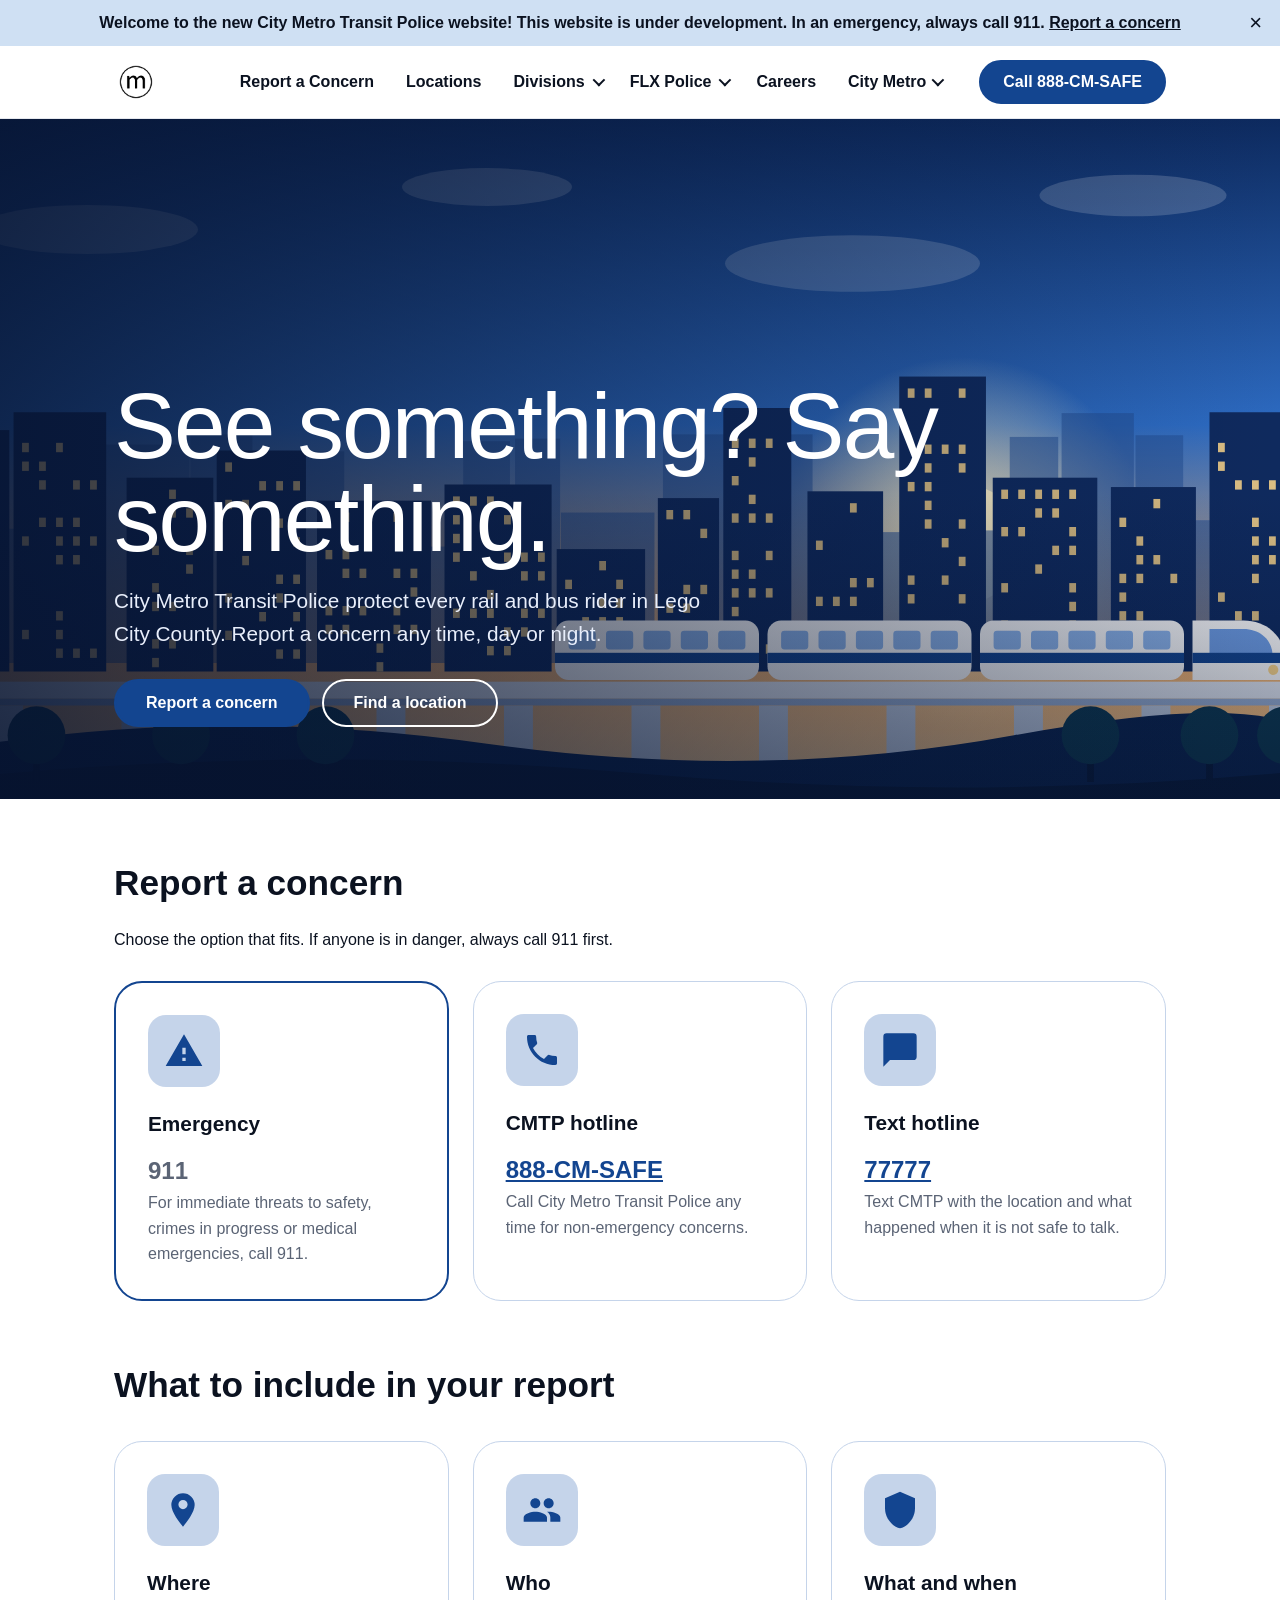
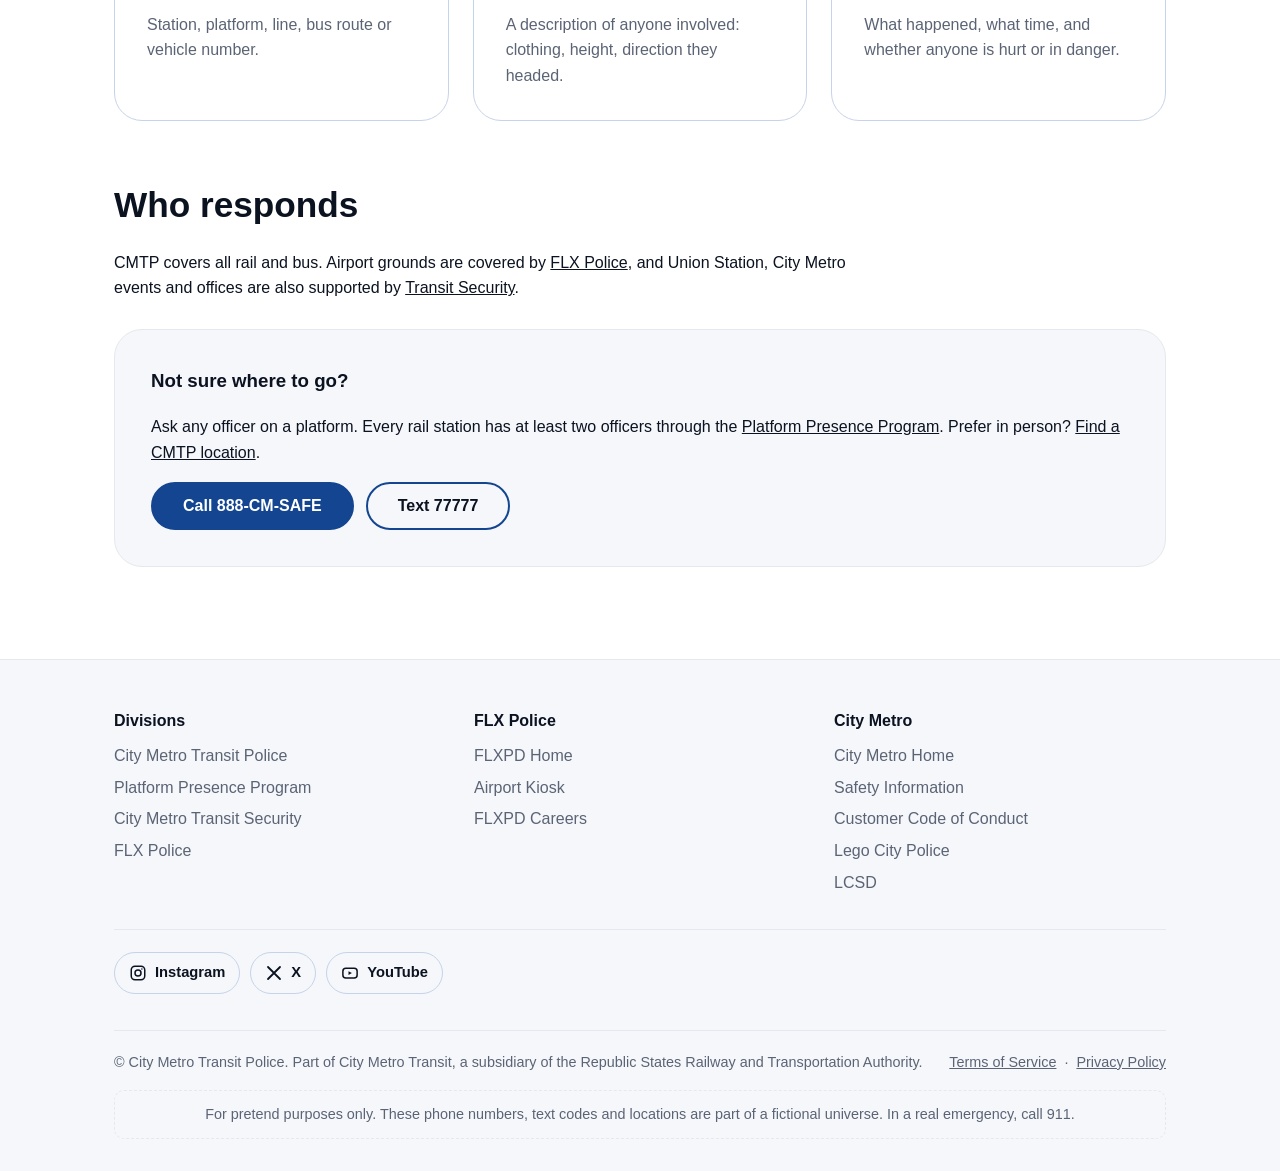
<file: index.html>
<!DOCTYPE html>
<html lang="en"><head>
<meta charset="utf-8"><meta name="viewport" content="width=device-width,initial-scale=1">
<meta name="color-scheme" content="light dark">
<title>Report a Concern | City Metro Transit Police</title><meta name="description" content="Report a concern to City Metro Transit Police: 911 for emergencies, 888-CM-SAFE and 77777 for CMTP hotlines.">
<link rel="stylesheet" href="/styles.css?v=1">
<link rel="icon" href="/icons/police-badge.svg" type="image/svg+xml">
</head><body data-footer-note="For pretend purposes only. These phone numbers, text codes and locations are part of a fictional universe. In a real emergency, call 911.">
<div id="site-header"></div>
<main>
<section class="hero-img"><div class="container"><h1>See something? Say something.</h1><p>City Metro Transit Police protect every rail and bus rider in Lego City County. Report a concern any time, day or night.</p><div class="btn-row"><a class="btn" href="#report">Report a concern</a><a class="btn ghost" href="/locations">Find a location</a></div></div></section><div class="container">
<h2 class="h2" id="report">Report a concern</h2>
<p class="measure">Choose the option that fits. If anyone is in danger, always call 911 first.</p>
<div class="lines-grid">
<div class="line-card emergency"><div class="line-icon"><svg viewBox="0 0 24 24" aria-hidden="true"><path d="M1 21h22L12 2 1 21zm12-3h-2v-2h2v2zm0-4h-2v-4h2v4z"/></svg></div><h3>Emergency</h3><p class="big">911</p><p>For immediate threats to safety, crimes in progress or medical emergencies, call 911.</p></div>
<div class="line-card "><div class="line-icon"><svg viewBox="0 0 24 24" aria-hidden="true"><path d="M6.6 10.8c1.4 2.8 3.8 5.1 6.6 6.6l2.2-2.2c.3-.3.7-.4 1-.2 1.1.4 2.3.6 3.6.6.6 0 1 .4 1 1V20c0 .6-.4 1-1 1C10.6 21 3 13.4 3 4c0-.6.4-1 1-1h3.5c.6 0 1 .4 1 1 0 1.3.2 2.5.6 3.6.1.3 0 .7-.2 1L6.6 10.8z"/></svg></div><h3>CMTP hotline</h3><p class="big"><a href="tel:888-267-2233">888-CM-SAFE</a></p><p>Call City Metro Transit Police any time for non-emergency concerns.</p></div>
<div class="line-card "><div class="line-icon"><svg viewBox="0 0 24 24" aria-hidden="true"><path d="M20 2H4a2 2 0 0 0-2 2v18l4-4h14a2 2 0 0 0 2-2V4a2 2 0 0 0-2-2z"/></svg></div><h3>Text hotline</h3><p class="big"><a href="sms:77777">77777</a></p><p>Text CMTP with the location and what happened when it is not safe to talk.</p></div>
</div>
<h2 class="h2">What to include in your report</h2>
<div class="lines-grid">
<div class="line-card "><div class="line-icon"><svg viewBox="0 0 24 24" aria-hidden="true"><path d="M12 2a7 7 0 0 0-7 7c0 5 7 13 7 13s7-8 7-13a7 7 0 0 0-7-7zm0 9.5A2.5 2.5 0 1 1 12 6a2.5 2.5 0 0 1 0 5.5z"/></svg></div><h3>Where</h3><p>Station, platform, line, bus route or vehicle number.</p></div>
<div class="line-card "><div class="line-icon"><svg viewBox="0 0 24 24" aria-hidden="true"><path d="M16 11c1.7 0 3-1.3 3-3s-1.3-3-3-3-3 1.3-3 3 1.3 3 3 3zm-8 0c1.7 0 3-1.3 3-3S9.7 5 8 5 5 6.3 5 8s1.3 3 3 3zm0 2c-2.3 0-7 1.2-7 3.5V19h14v-2.5C15 14.2 10.3 13 8 13zm8 0c-.3 0-.6 0-1 .1 1.2.8 2 2 2 3.4V19h6v-2.5c0-2.3-4.7-3.5-7-3.5z"/></svg></div><h3>Who</h3><p>A description of anyone involved: clothing, height, direction they headed.</p></div>
<div class="line-card "><div class="line-icon"><svg viewBox="0 0 24 24" aria-hidden="true"><path d="M12 1L3 5v6c0 5.55 3.84 10.74 9 12 5.16-1.26 9-6.45 9-12V5l-9-4z"/></svg></div><h3>What and when</h3><p>What happened, what time, and whether anyone is hurt or in danger.</p></div>
</div>
<h2 class="h2">Who responds</h2>
<p class="measure">CMTP covers all rail and bus. Airport grounds are covered by <a href="/flxpd">FLX Police</a>, and Union Station, City Metro events and offices are also supported by <a href="/divisions#security">Transit Security</a>.</p>
<div class="callout"><h3>Not sure where to go?</h3><p>Ask any officer on a platform. Every rail station has at least two officers through the <a href="/divisions#ppp">Platform Presence Program</a>. Prefer in person? <a href="/locations">Find a CMTP location</a>.</p>
<div class="btn-row"><a class="btn" href="tel:888-267-2233">Call 888-CM-SAFE</a><a class="btn ghost" href="sms:77777">Text 77777</a></div></div>
<div class="end-space"></div></div>
</main>
<div id="site-footer"></div>
<script src="/site.js?v=1"></script>
</body></html>
</file>
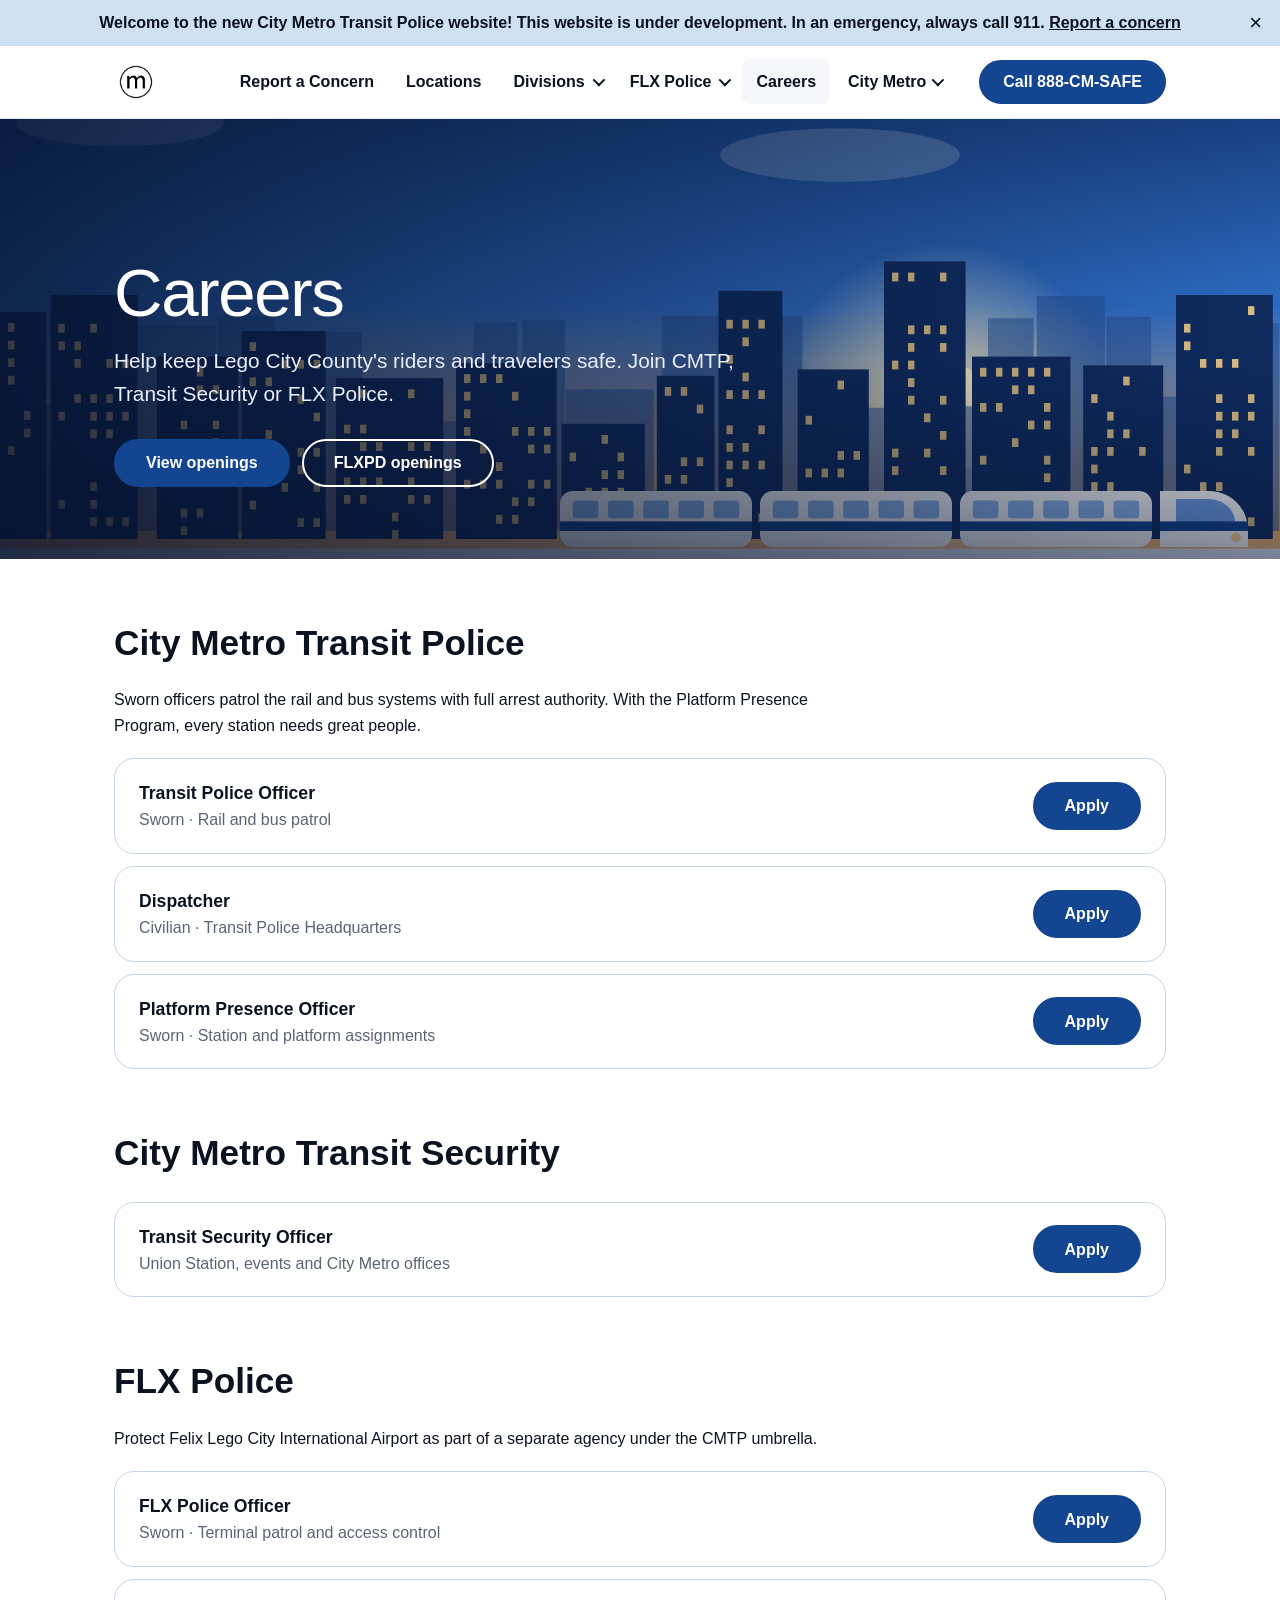
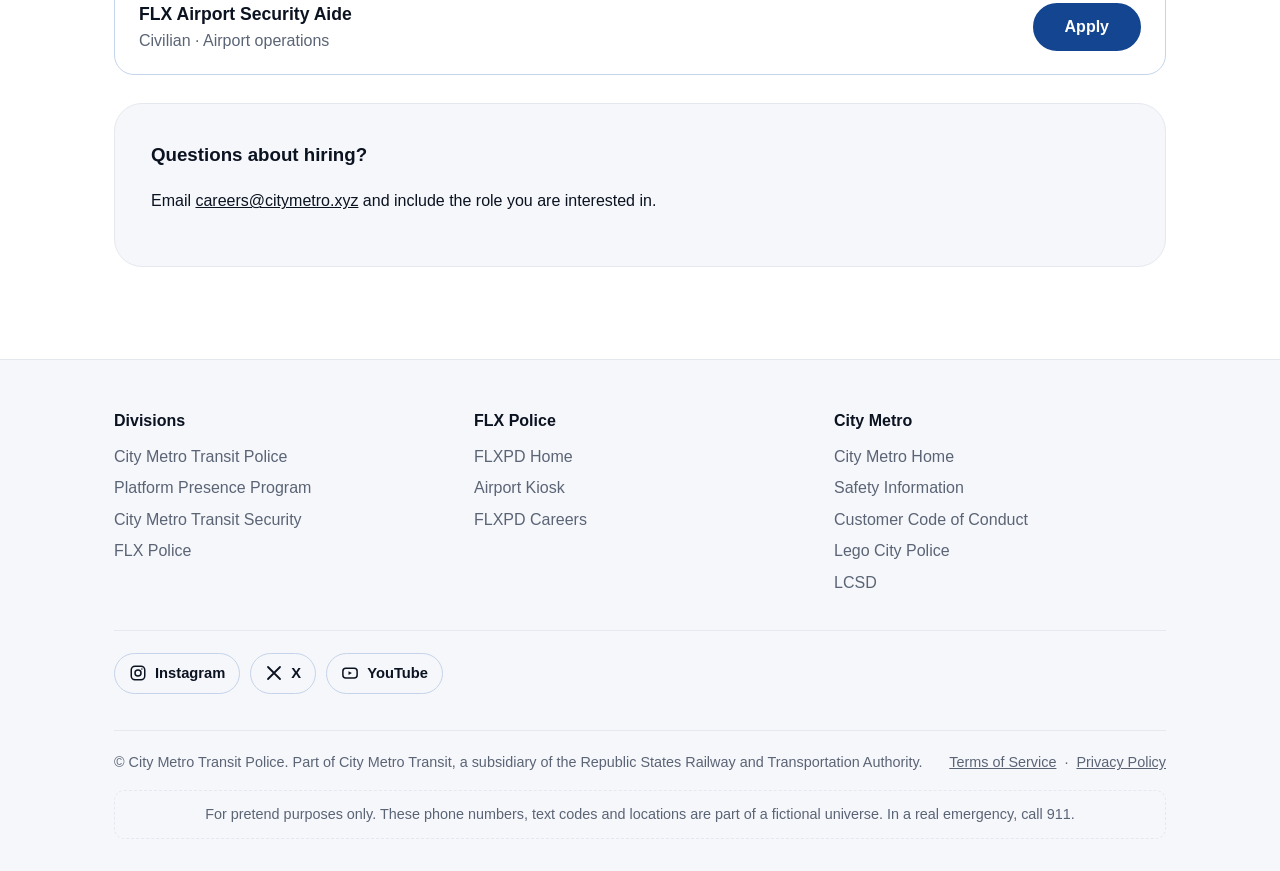
<file: careers.html>
<!DOCTYPE html>
<html lang="en"><head>
<meta charset="utf-8"><meta name="viewport" content="width=device-width,initial-scale=1">
<meta name="color-scheme" content="light dark">
<title>Careers | City Metro Transit Police</title><meta name="description" content="Join City Metro Transit Police, Transit Security or FLX Police.">
<link rel="stylesheet" href="/styles.css?v=1">
<link rel="icon" href="/icons/police-badge.svg" type="image/svg+xml">
</head><body data-footer-note="For pretend purposes only. These phone numbers, text codes and locations are part of a fictional universe. In a real emergency, call 911.">
<div id="site-header"></div>
<main>
<section class="hero-img short"><div class="container"><h1>Careers</h1><p>Help keep Lego City County's riders and travelers safe. Join CMTP, Transit Security or FLX Police.</p><div class="btn-row"><a class="btn" href="#cmtp">View openings</a><a class="btn ghost" href="#flx">FLXPD openings</a></div></div></section><div class="container">
<h2 class="h2" id="cmtp">City Metro Transit Police</h2>
<p class="measure">Sworn officers patrol the rail and bus systems with full arrest authority. With the Platform Presence Program, every station needs great people.</p>
<ul class="jobs"><li><div><strong>Transit Police Officer</strong><span>Sworn · Rail and bus patrol</span></div><a class="btn" href="mailto:careers@citymetro.xyz?subject=Transit%20Police%20Officer">Apply</a></li><li><div><strong>Dispatcher</strong><span>Civilian · Transit Police Headquarters</span></div><a class="btn" href="mailto:careers@citymetro.xyz?subject=Dispatcher">Apply</a></li><li><div><strong>Platform Presence Officer</strong><span>Sworn · Station and platform assignments</span></div><a class="btn" href="mailto:careers@citymetro.xyz?subject=Platform%20Presence%20Officer">Apply</a></li></ul>
<h2 class="h2" id="security">City Metro Transit Security</h2>
<ul class="jobs"><li><div><strong>Transit Security Officer</strong><span>Union Station, events and City Metro offices</span></div><a class="btn" href="mailto:careers@citymetro.xyz?subject=Transit%20Security%20Officer">Apply</a></li></ul>
<h2 class="h2" id="flx">FLX Police</h2>
<p class="measure">Protect Felix Lego City International Airport as part of a separate agency under the CMTP umbrella.</p>
<ul class="jobs"><li><div><strong>FLX Police Officer</strong><span>Sworn · Terminal patrol and access control</span></div><a class="btn" href="mailto:careers@citymetro.xyz?subject=FLX%20Police%20Officer">Apply</a></li><li><div><strong>FLX Airport Security Aide</strong><span>Civilian · Airport operations</span></div><a class="btn" href="mailto:careers@citymetro.xyz?subject=FLX%20Airport%20Security%20Aide">Apply</a></li></ul>
<div class="callout"><h3>Questions about hiring?</h3><p>Email <a href="mailto:careers@citymetro.xyz">careers@citymetro.xyz</a> and include the role you are interested in.</p></div>
<div class="end-space"></div></div>
</main>
<div id="site-footer"></div>
<script src="/site.js?v=1"></script>
</body></html>
</file>
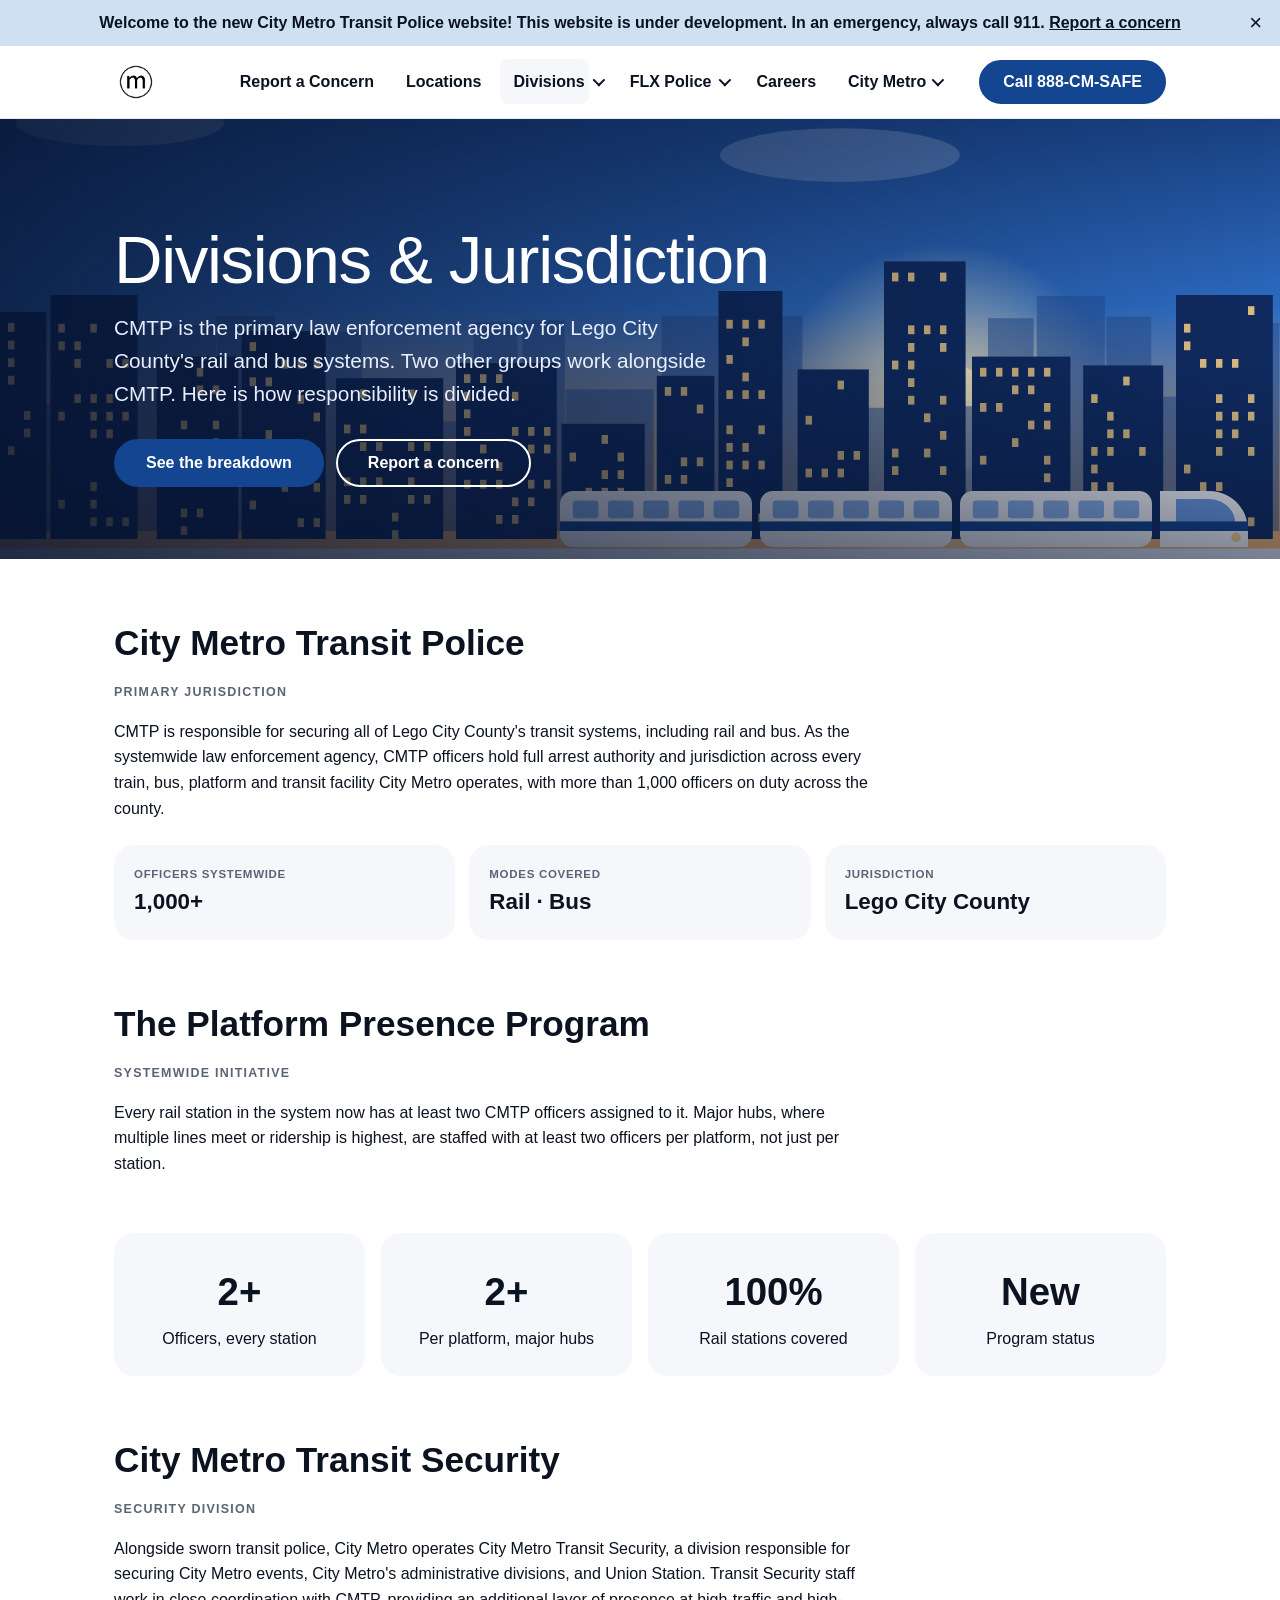
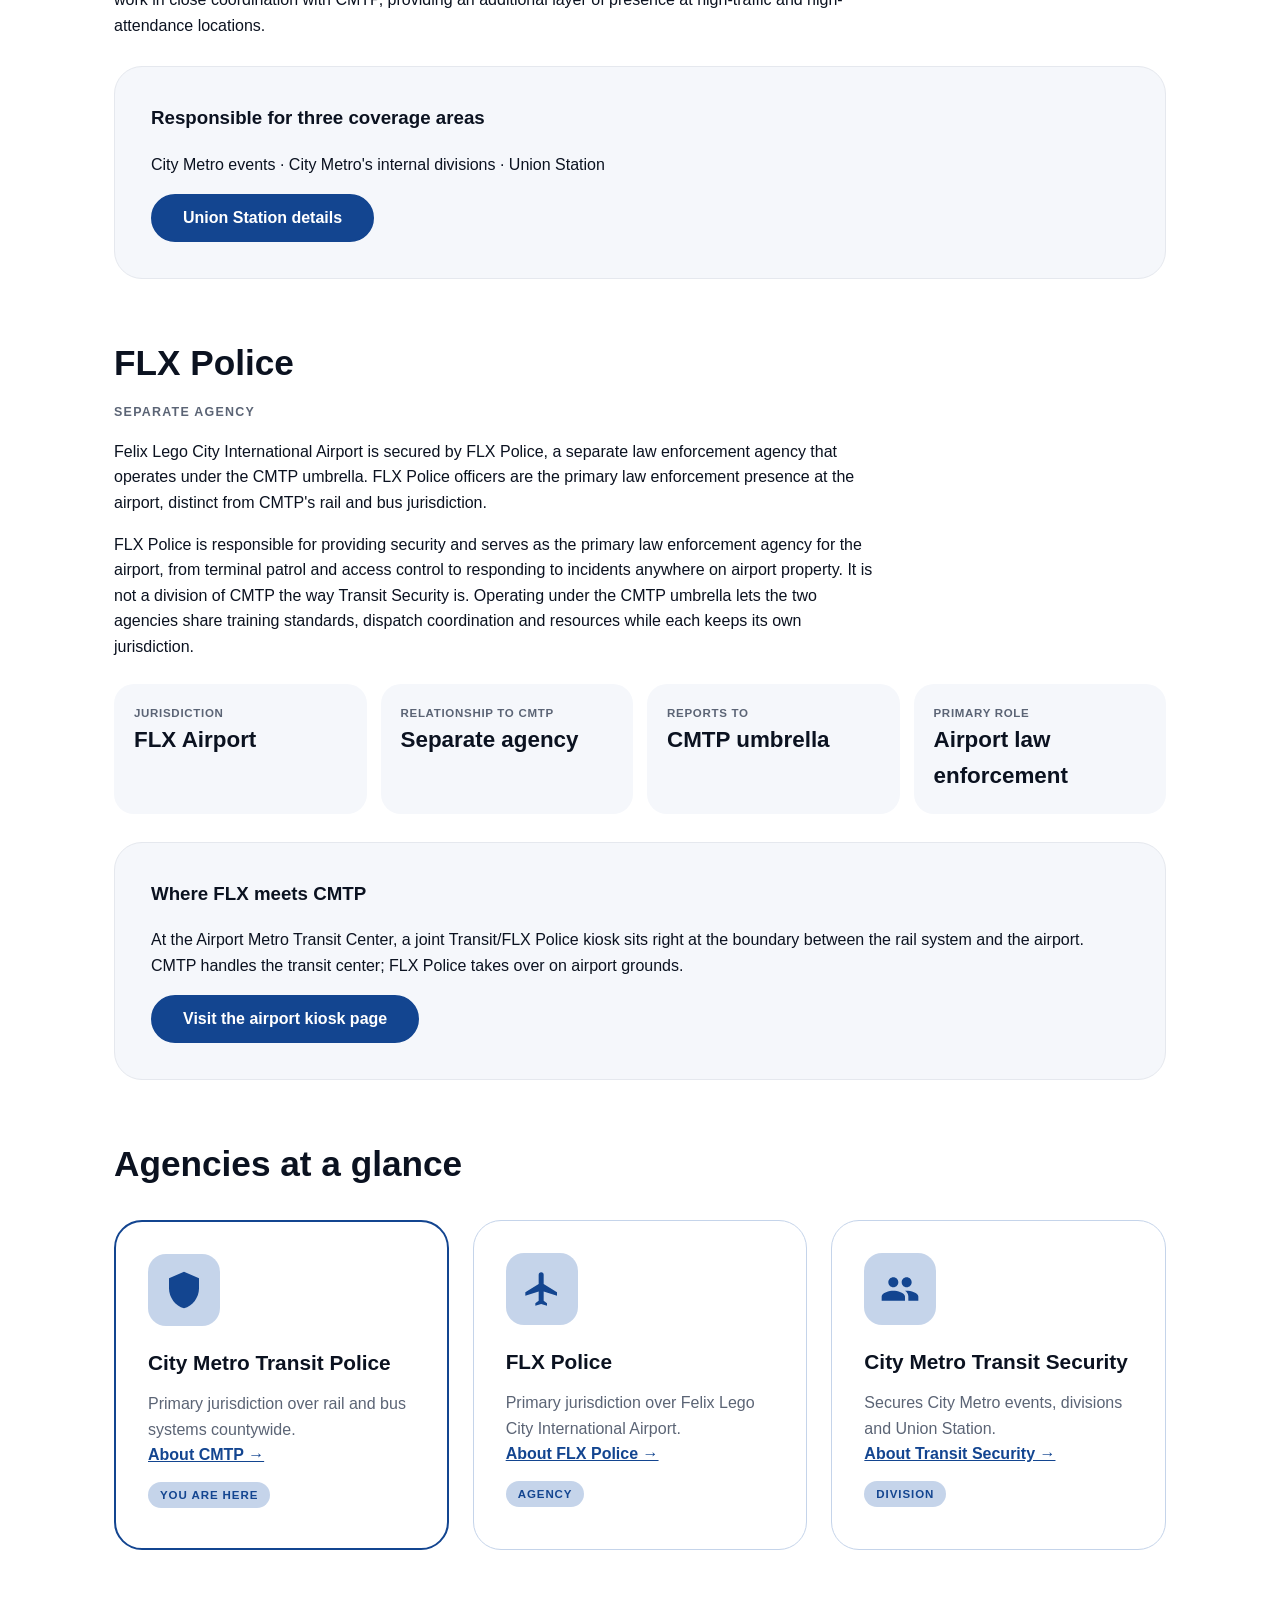
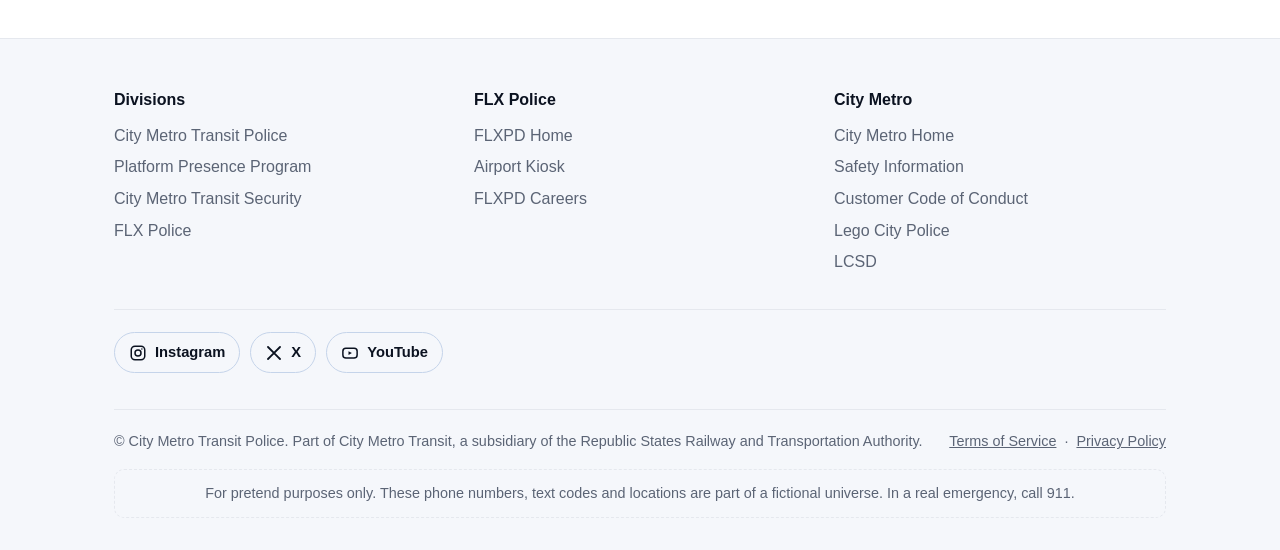
<file: divisions.html>
<!DOCTYPE html>
<html lang="en"><head>
<meta charset="utf-8"><meta name="viewport" content="width=device-width,initial-scale=1">
<meta name="color-scheme" content="light dark">
<title>Divisions & Jurisdiction | City Metro Transit Police</title><meta name="description" content="How City Metro Transit Police, Transit Security and FLX Police divide responsibility.">
<link rel="stylesheet" href="/styles.css?v=1">
<link rel="icon" href="/icons/police-badge.svg" type="image/svg+xml">
</head><body data-footer-note="For pretend purposes only. These phone numbers, text codes and locations are part of a fictional universe. In a real emergency, call 911.">
<div id="site-header"></div>
<main>
<section class="hero-img short"><div class="container"><h1>Divisions &amp; Jurisdiction</h1><p>CMTP is the primary law enforcement agency for Lego City County's rail and bus systems. Two other groups work alongside CMTP. Here is how responsibility is divided.</p><div class="btn-row"><a class="btn" href="#cmtp">See the breakdown</a><a class="btn ghost" href="/">Report a concern</a></div></div></section><div class="container">
<h2 class="h2" id="cmtp">City Metro Transit Police</h2>
<p class="eyebrow">Primary jurisdiction</p>
<p class="measure">CMTP is responsible for securing all of Lego City County's transit systems, including rail and bus. As the systemwide law enforcement agency, CMTP officers hold full arrest authority and jurisdiction across every train, bus, platform and transit facility City Metro operates, with more than 1,000 officers on duty across the county.</p>
<div class="facts"><div class="fact"><small>Officers systemwide</small><b>1,000+</b></div><div class="fact"><small>Modes covered</small><b>Rail · Bus</b></div><div class="fact"><small>Jurisdiction</small><b>Lego City County</b></div></div>
<h2 class="h2" id="ppp">The Platform Presence Program</h2>
<p class="eyebrow">Systemwide initiative</p>
<p class="measure">Every rail station in the system now has at least two CMTP officers assigned to it. Major hubs, where multiple lines meet or ridership is highest, are staffed with at least two officers per platform, not just per station.</p>
<div class="stats"><div class="stat"><div class="price">2+</div>Officers, every station</div><div class="stat"><div class="price">2+</div>Per platform, major hubs</div><div class="stat"><div class="price">100%</div>Rail stations covered</div><div class="stat"><div class="price">New</div>Program status</div></div>
<h2 class="h2" id="security">City Metro Transit Security</h2>
<p class="eyebrow">Security division</p>
<p class="measure">Alongside sworn transit police, City Metro operates City Metro Transit Security, a division responsible for securing City Metro events, City Metro's administrative divisions, and Union Station. Transit Security staff work in close coordination with CMTP, providing an additional layer of presence at high-traffic and high-attendance locations.</p>
<div class="callout"><h3>Responsible for three coverage areas</h3><p>City Metro events · City Metro's internal divisions · Union Station</p><a class="btn" href="/locations">Union Station details</a></div>
<h2 class="h2" id="flx">FLX Police</h2>
<p class="eyebrow">Separate agency</p>
<p class="measure">Felix Lego City International Airport is secured by FLX Police, a separate law enforcement agency that operates under the CMTP umbrella. FLX Police officers are the primary law enforcement presence at the airport, distinct from CMTP's rail and bus jurisdiction.</p>
<p class="measure">FLX Police is responsible for providing security and serves as the primary law enforcement agency for the airport, from terminal patrol and access control to responding to incidents anywhere on airport property. It is not a division of CMTP the way Transit Security is. Operating under the CMTP umbrella lets the two agencies share training standards, dispatch coordination and resources while each keeps its own jurisdiction.</p>
<div class="facts"><div class="fact"><small>Jurisdiction</small><b>FLX Airport</b></div><div class="fact"><small>Relationship to CMTP</small><b>Separate agency</b></div><div class="fact"><small>Reports to</small><b>CMTP umbrella</b></div><div class="fact"><small>Primary role</small><b>Airport law enforcement</b></div></div>
<div class="callout"><h3>Where FLX meets CMTP</h3><p>At the Airport Metro Transit Center, a joint Transit/FLX Police kiosk sits right at the boundary between the rail system and the airport. CMTP handles the transit center; FLX Police takes over on airport grounds.</p><a class="btn" href="/flxpd-kiosk">Visit the airport kiosk page</a></div>
<h2 class="h2">Agencies at a glance</h2>
<div class="lines-grid">
<div class="line-card you-are-here"><div class="line-icon"><svg viewBox="0 0 24 24" aria-hidden="true"><path d="M12 1L3 5v6c0 5.55 3.84 10.74 9 12 5.16-1.26 9-6.45 9-12V5l-9-4z"/></svg></div><h3>City Metro Transit Police</h3><p>Primary jurisdiction over rail and bus systems countywide.</p><p><a href="/">About CMTP →</a></p><span class=tag>You are here</span></div>
<div class="line-card "><div class="line-icon"><svg viewBox="0 0 24 24" aria-hidden="true"><path d="M21 16v-2l-8-5V3.5a1.5 1.5 0 0 0-3 0V9l-8 5v2l8-2.5V19l-2 1.5V22l3.5-1 3.5 1v-1.5L13 19v-5.5z"/></svg></div><h3>FLX Police</h3><p>Primary jurisdiction over Felix Lego City International Airport.</p><p><a href="/flxpd">About FLX Police →</a></p><span class=tag>Agency</span></div>
<div class="line-card "><div class="line-icon"><svg viewBox="0 0 24 24" aria-hidden="true"><path d="M16 11c1.7 0 3-1.3 3-3s-1.3-3-3-3-3 1.3-3 3 1.3 3 3 3zm-8 0c1.7 0 3-1.3 3-3S9.7 5 8 5 5 6.3 5 8s1.3 3 3 3zm0 2c-2.3 0-7 1.2-7 3.5V19h14v-2.5C15 14.2 10.3 13 8 13zm8 0c-.3 0-.6 0-1 .1 1.2.8 2 2 2 3.4V19h6v-2.5c0-2.3-4.7-3.5-7-3.5z"/></svg></div><h3>City Metro Transit Security</h3><p>Secures City Metro events, divisions and Union Station.</p><p><a href="#security">About Transit Security →</a></p><span class=tag>Division</span></div>
</div><div class="end-space"></div></div>
</main>
<div id="site-footer"></div>
<script src="/site.js?v=1"></script>
</body></html>
</file>
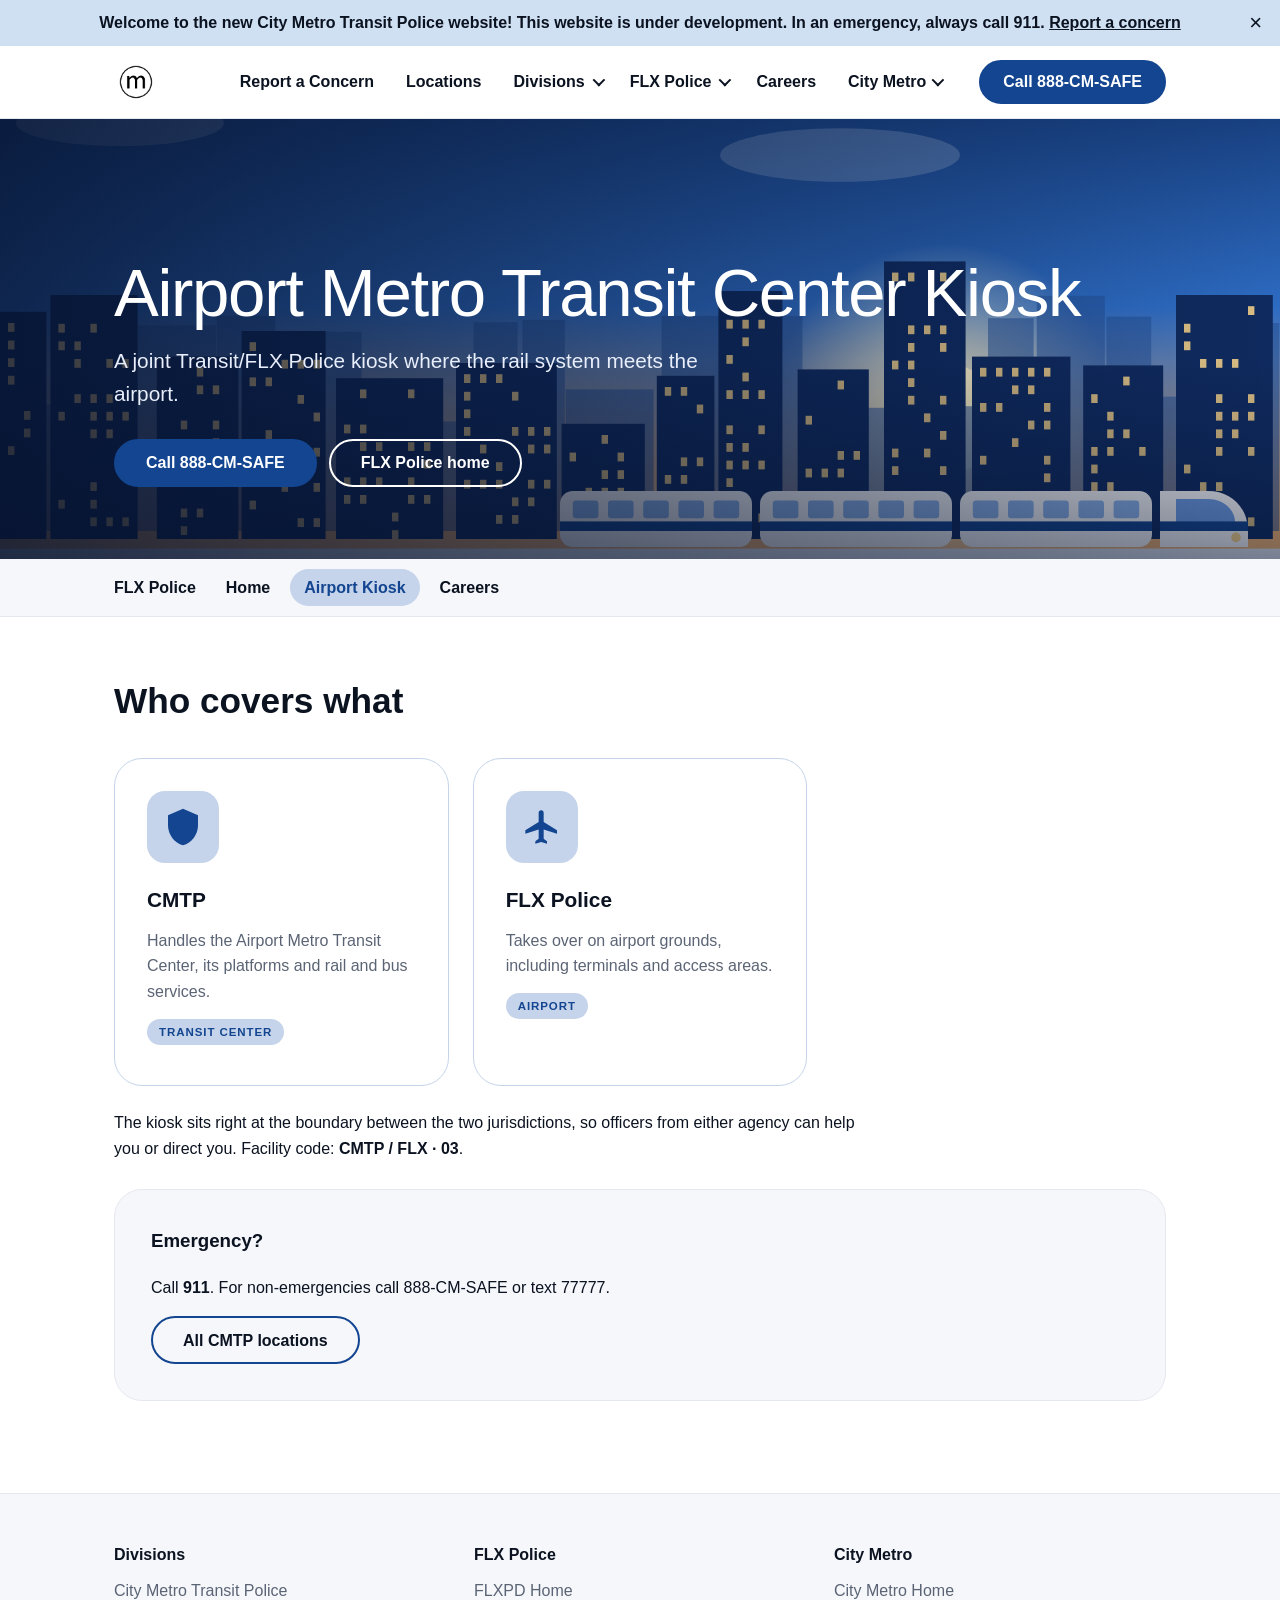
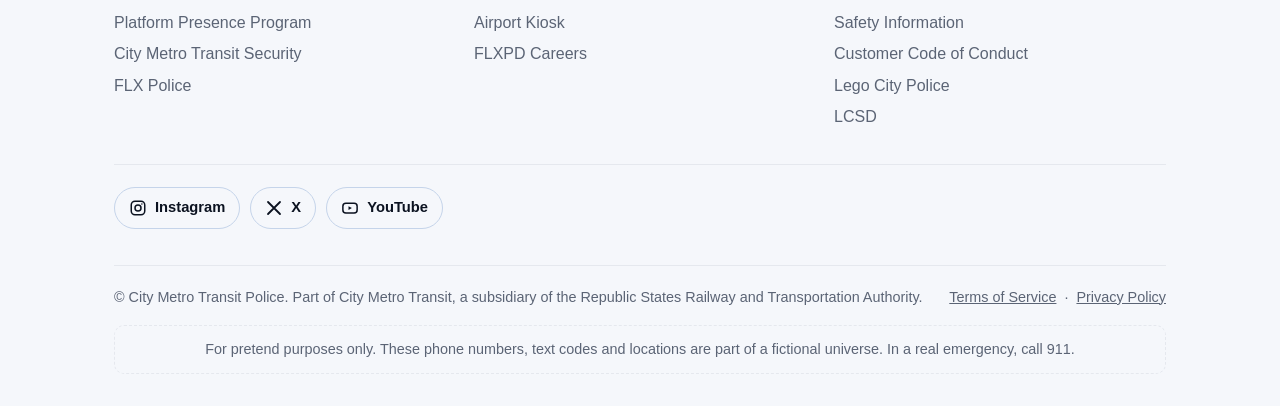
<file: flxpd-kiosk.html>
<!DOCTYPE html>
<html lang="en"><head>
<meta charset="utf-8"><meta name="viewport" content="width=device-width,initial-scale=1">
<meta name="color-scheme" content="light dark">
<title>Airport Metro Transit Center Kiosk | City Metro Transit Police</title><meta name="description" content="The joint Transit/FLX Police kiosk at the Airport Metro Transit Center.">
<link rel="stylesheet" href="/styles.css?v=1">
<link rel="icon" href="/icons/police-badge.svg" type="image/svg+xml">
</head><body data-footer-note="For pretend purposes only. These phone numbers, text codes and locations are part of a fictional universe. In a real emergency, call 911.">
<div id="site-header"></div>
<main>
<section class="hero-img short"><div class="container"><h1>Airport Metro Transit Center Kiosk</h1><p>A joint Transit/FLX Police kiosk where the rail system meets the airport.</p><div class="btn-row"><a class="btn" href="tel:888-267-2233">Call 888-CM-SAFE</a><a class="btn ghost" href="/flxpd">FLX Police home</a></div></div></section><div class="subnav"><div class="container"><strong>FLX Police</strong><a href="/flxpd" class="">Home</a><a href="/flxpd-kiosk" class="active">Airport Kiosk</a><a href="/careers#flx" class="">Careers</a></div></div><div class="container">
<h2 class="h2">Who covers what</h2>
<div class="lines-grid">
<div class="line-card "><div class="line-icon"><svg viewBox="0 0 24 24" aria-hidden="true"><path d="M12 1L3 5v6c0 5.55 3.84 10.74 9 12 5.16-1.26 9-6.45 9-12V5l-9-4z"/></svg></div><h3>CMTP</h3><p>Handles the Airport Metro Transit Center, its platforms and rail and bus services.</p><span class=tag>Transit center</span></div>
<div class="line-card "><div class="line-icon"><svg viewBox="0 0 24 24" aria-hidden="true"><path d="M21 16v-2l-8-5V3.5a1.5 1.5 0 0 0-3 0V9l-8 5v2l8-2.5V19l-2 1.5V22l3.5-1 3.5 1v-1.5L13 19v-5.5z"/></svg></div><h3>FLX Police</h3><p>Takes over on airport grounds, including terminals and access areas.</p><span class=tag>Airport</span></div>
</div>
<p class="measure">The kiosk sits right at the boundary between the two jurisdictions, so officers from either agency can help you or direct you. Facility code: <b>CMTP / FLX · 03</b>.</p>
<div class="callout"><h3>Emergency?</h3><p>Call <b>911</b>. For non-emergencies call 888-CM-SAFE or text 77777.</p><a class="btn ghost" href="/locations">All CMTP locations</a></div>
<div class="end-space"></div></div>
</main>
<div id="site-footer"></div>
<script src="/site.js?v=1"></script>
</body></html>
</file>
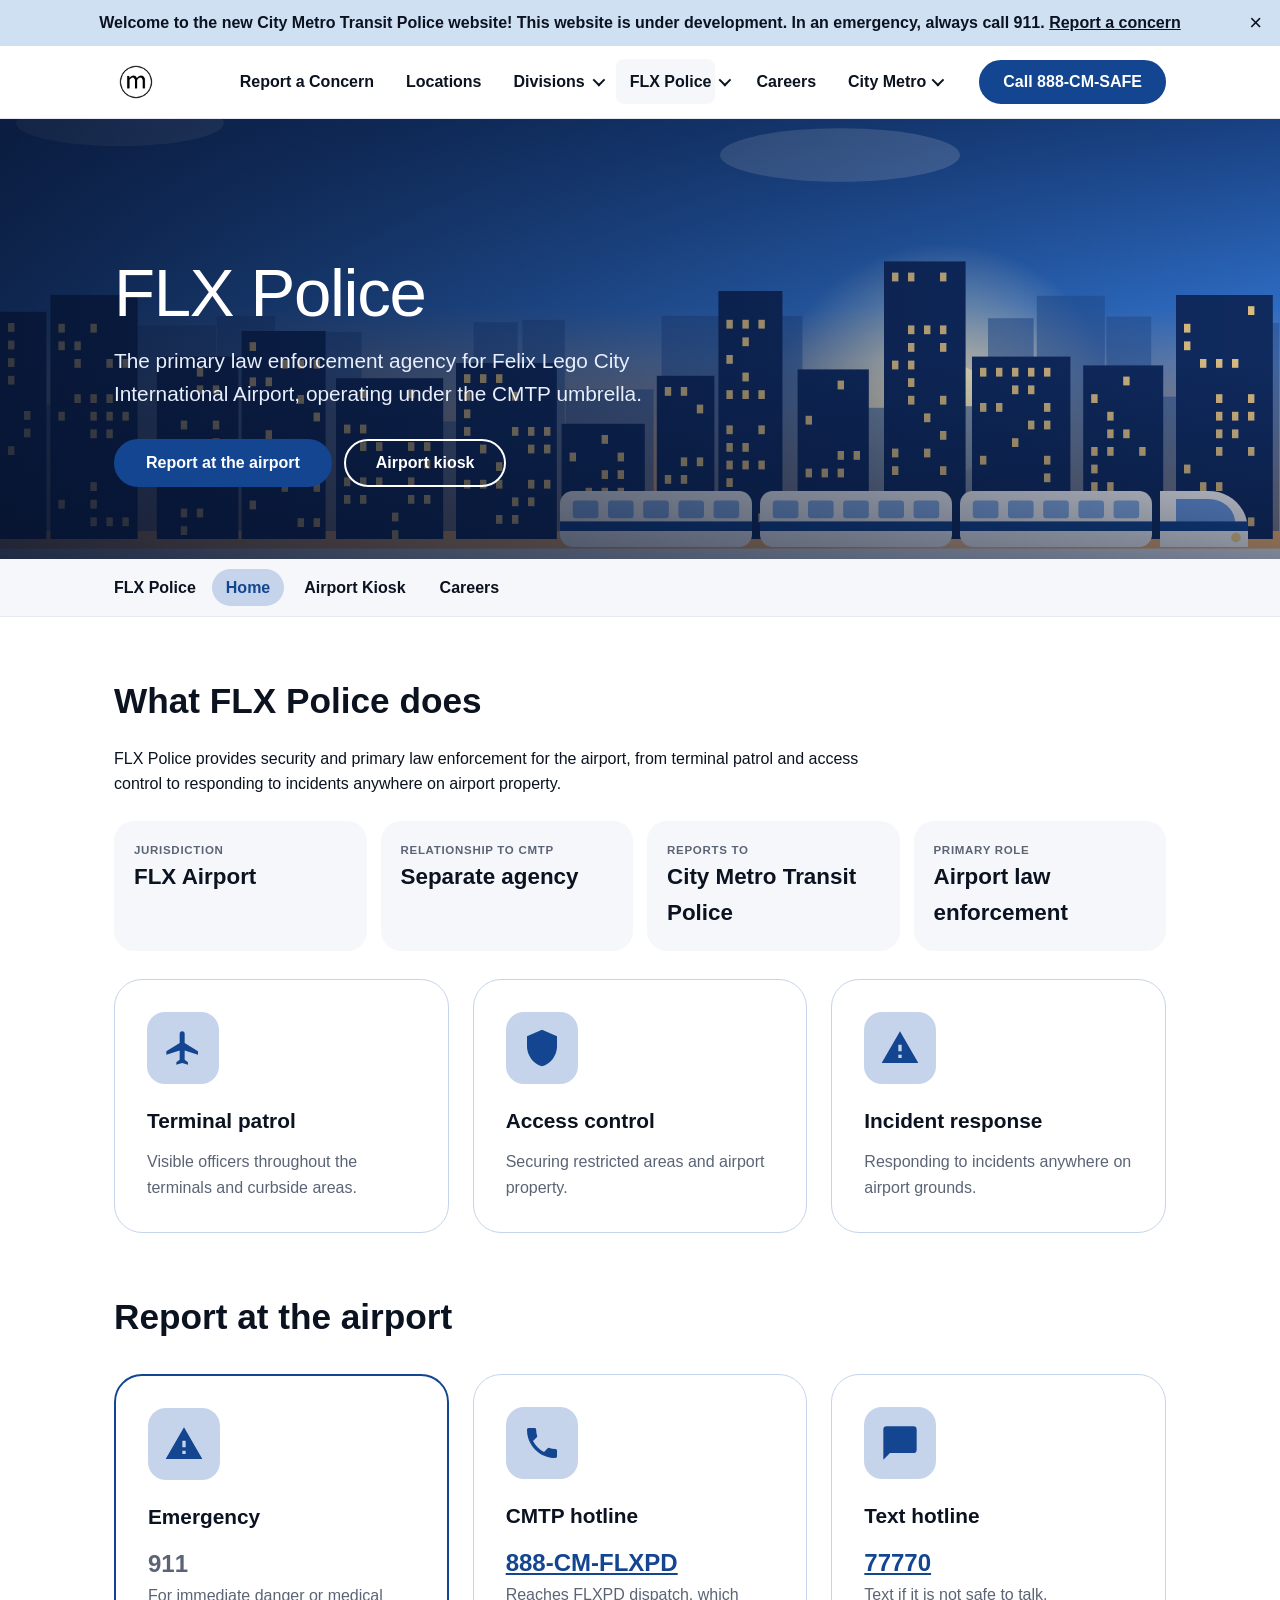
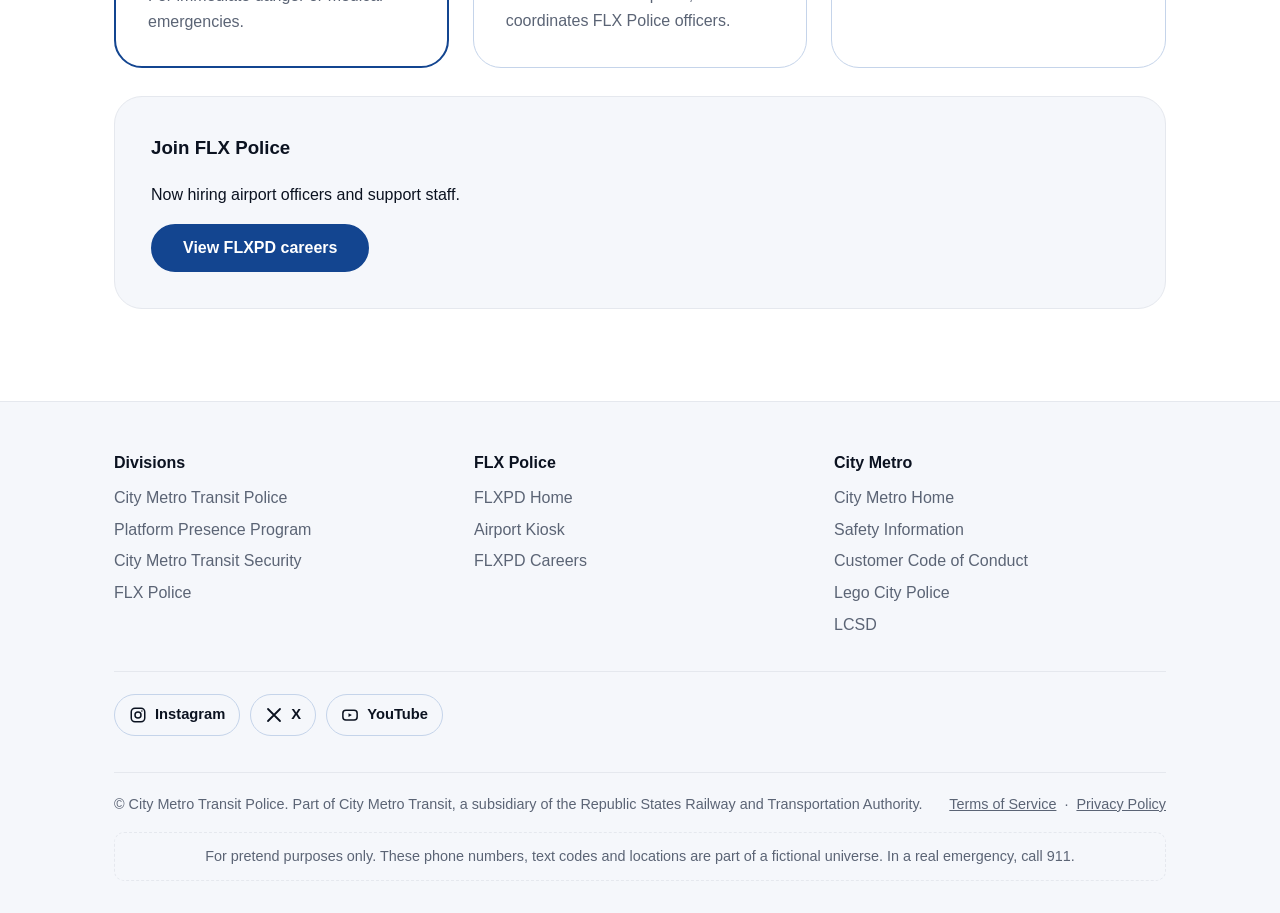
<file: flxpd.html>
<!DOCTYPE html>
<html lang="en"><head>
<meta charset="utf-8"><meta name="viewport" content="width=device-width,initial-scale=1">
<meta name="color-scheme" content="light dark">
<title>FLX Police | City Metro Transit Police</title><meta name="description" content="FLX Police is the primary law enforcement agency for Felix Lego City International Airport.">
<link rel="stylesheet" href="/styles.css?v=1">
<link rel="icon" href="/icons/police-badge.svg" type="image/svg+xml">
</head><body data-footer-note="For pretend purposes only. These phone numbers, text codes and locations are part of a fictional universe. In a real emergency, call 911.">
<div id="site-header"></div>
<main>
<section class="hero-img short"><div class="container"><h1>FLX Police</h1><p>The primary law enforcement agency for Felix Lego City International Airport, operating under the CMTP umbrella.</p><div class="btn-row"><a class="btn" href="#report">Report at the airport</a><a class="btn ghost" href="/flxpd-kiosk">Airport kiosk</a></div></div></section><div class="subnav"><div class="container"><strong>FLX Police</strong><a href="/flxpd" class="active">Home</a><a href="/flxpd-kiosk" class="">Airport Kiosk</a><a href="/careers#flx" class="">Careers</a></div></div><div class="container">
<h2 class="h2">What FLX Police does</h2>
<p class="measure">FLX Police provides security and primary law enforcement for the airport, from terminal patrol and access control to responding to incidents anywhere on airport property.</p>
<div class="facts"><div class="fact"><small>Jurisdiction</small><b>FLX Airport</b></div><div class="fact"><small>Relationship to CMTP</small><b>Separate agency</b></div><div class="fact"><small>Reports to</small><b>City Metro Transit Police</b></div><div class="fact"><small>Primary role</small><b>Airport law enforcement</b></div></div>
<div class="lines-grid">
<div class="line-card "><div class="line-icon"><svg viewBox="0 0 24 24" aria-hidden="true"><path d="M21 16v-2l-8-5V3.5a1.5 1.5 0 0 0-3 0V9l-8 5v2l8-2.5V19l-2 1.5V22l3.5-1 3.5 1v-1.5L13 19v-5.5z"/></svg></div><h3>Terminal patrol</h3><p>Visible officers throughout the terminals and curbside areas.</p></div>
<div class="line-card "><div class="line-icon"><svg viewBox="0 0 24 24" aria-hidden="true"><path d="M12 1L3 5v6c0 5.55 3.84 10.74 9 12 5.16-1.26 9-6.45 9-12V5l-9-4z"/></svg></div><h3>Access control</h3><p>Securing restricted areas and airport property.</p></div>
<div class="line-card "><div class="line-icon"><svg viewBox="0 0 24 24" aria-hidden="true"><path d="M1 21h22L12 2 1 21zm12-3h-2v-2h2v2zm0-4h-2v-4h2v4z"/></svg></div><h3>Incident response</h3><p>Responding to incidents anywhere on airport grounds.</p></div>
</div>
<h2 class="h2" id="report">Report at the airport</h2>
<div class="lines-grid">
<div class="line-card emergency"><div class="line-icon"><svg viewBox="0 0 24 24" aria-hidden="true"><path d="M1 21h22L12 2 1 21zm12-3h-2v-2h2v2zm0-4h-2v-4h2v4z"/></svg></div><h3>Emergency</h3><p class="big">911</p><p>For immediate danger or medical emergencies.</p></div>
<div class="line-card "><div class="line-icon"><svg viewBox="0 0 24 24" aria-hidden="true"><path d="M6.6 10.8c1.4 2.8 3.8 5.1 6.6 6.6l2.2-2.2c.3-.3.7-.4 1-.2 1.1.4 2.3.6 3.6.6.6 0 1 .4 1 1V20c0 .6-.4 1-1 1C10.6 21 3 13.4 3 4c0-.6.4-1 1-1h3.5c.6 0 1 .4 1 1 0 1.3.2 2.5.6 3.6.1.3 0 .7-.2 1L6.6 10.8z"/></svg></div><h3>CMTP hotline</h3><p class="big"><a href="tel:888-267-2233">888-CM-FLXPD</a></p><p>Reaches FLXPD dispatch, which coordinates FLX Police officers.</p></div>
<div class="line-card "><div class="line-icon"><svg viewBox="0 0 24 24" aria-hidden="true"><path d="M20 2H4a2 2 0 0 0-2 2v18l4-4h14a2 2 0 0 0 2-2V4a2 2 0 0 0-2-2z"/></svg></div><h3>Text hotline</h3><p class="big"><a href="sms:77770">77770</a></p><p>Text if it is not safe to talk.</p></div>
</div>
<div class="callout"><h3>Join FLX Police</h3><p>Now hiring airport officers and support staff.</p><a class="btn" href="/careers#flx">View FLXPD careers</a></div>
<div class="end-space"></div></div>
</main>
<div id="site-footer"></div>
<script src="/site.js?v=1"></script>
</body></html>
</file>
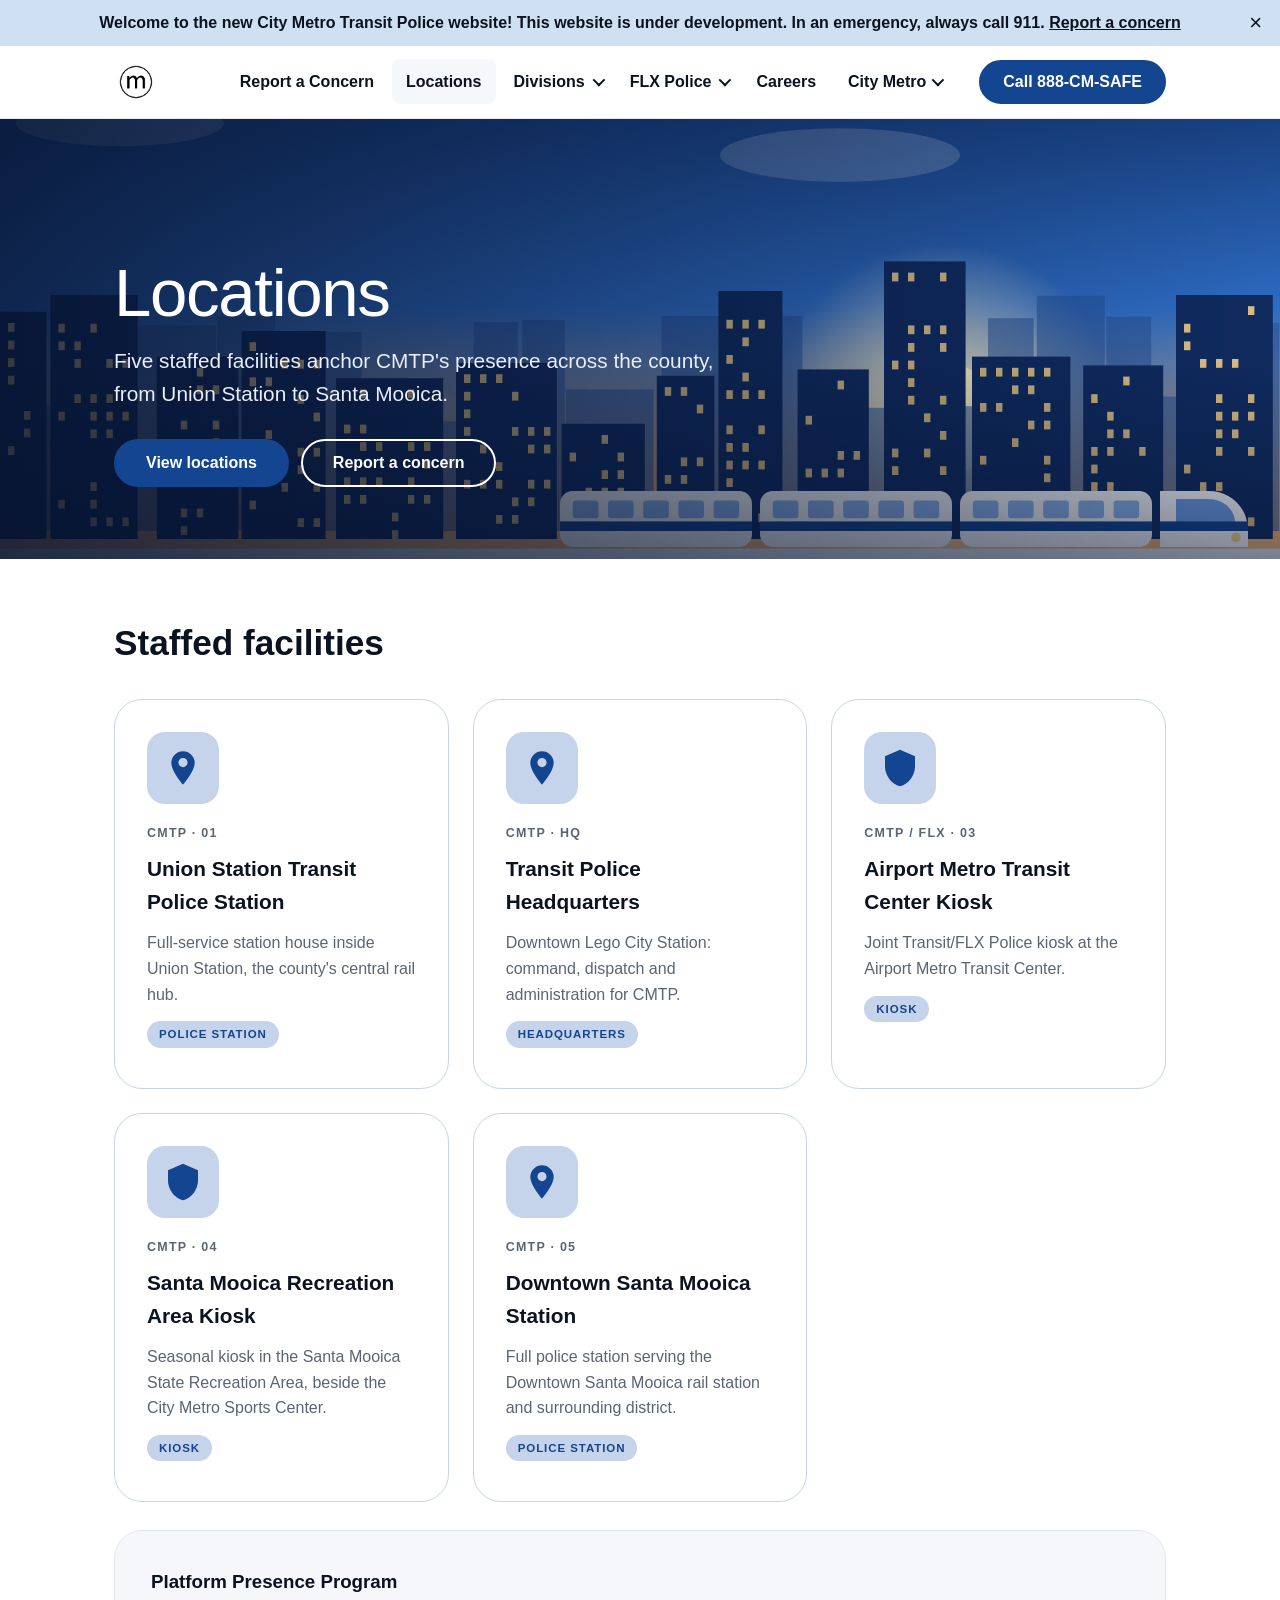
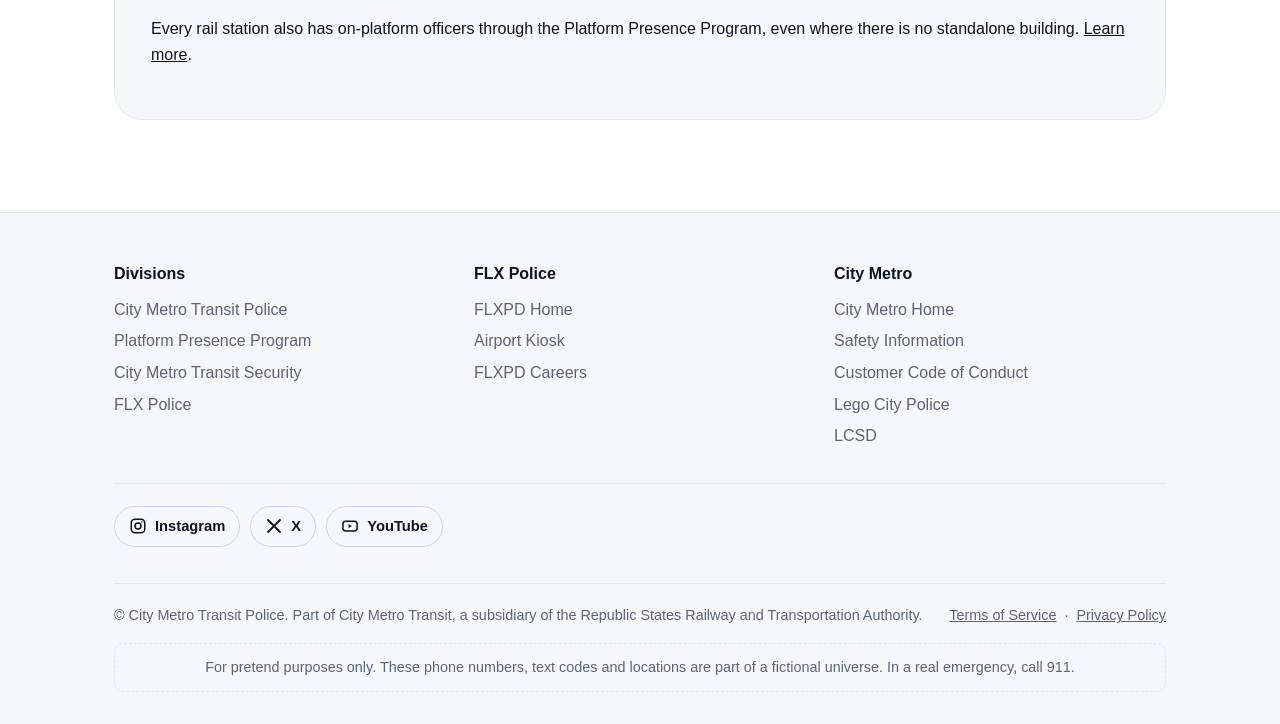
<file: locations.html>
<!DOCTYPE html>
<html lang="en"><head>
<meta charset="utf-8"><meta name="viewport" content="width=device-width,initial-scale=1">
<meta name="color-scheme" content="light dark">
<title>Locations | City Metro Transit Police</title><meta name="description" content="Five staffed City Metro Transit Police facilities across Lego City County.">
<link rel="stylesheet" href="/styles.css?v=1">
<link rel="icon" href="/icons/police-badge.svg" type="image/svg+xml">
</head><body data-footer-note="For pretend purposes only. These phone numbers, text codes and locations are part of a fictional universe. In a real emergency, call 911.">
<div id="site-header"></div>
<main>
<section class="hero-img short"><div class="container"><h1>Locations</h1><p>Five staffed facilities anchor CMTP's presence across the county, from Union Station to Santa Mooica.</p><div class="btn-row"><a class="btn" href="#list">View locations</a><a class="btn ghost" href="/">Report a concern</a></div></div></section><div class="container"><h2 class="h2" id="list">Staffed facilities</h2>
<div class="lines-grid"><div class="line-card "><div class="line-icon"><svg viewBox="0 0 24 24" aria-hidden="true"><path d="M12 2a7 7 0 0 0-7 7c0 5 7 13 7 13s7-8 7-13a7 7 0 0 0-7-7zm0 9.5A2.5 2.5 0 1 1 12 6a2.5 2.5 0 0 1 0 5.5z"/></svg></div><p class="eyebrow">CMTP · 01</p><h3>Union Station Transit Police Station</h3><p>Full-service station house inside Union Station, the county's central rail hub.</p><span class=tag>Police Station</span></div><div class="line-card "><div class="line-icon"><svg viewBox="0 0 24 24" aria-hidden="true"><path d="M12 2a7 7 0 0 0-7 7c0 5 7 13 7 13s7-8 7-13a7 7 0 0 0-7-7zm0 9.5A2.5 2.5 0 1 1 12 6a2.5 2.5 0 0 1 0 5.5z"/></svg></div><p class="eyebrow">CMTP · HQ</p><h3>Transit Police Headquarters</h3><p>Downtown Lego City Station: command, dispatch and administration for CMTP.</p><span class=tag>Headquarters</span></div><div class="line-card "><div class="line-icon"><svg viewBox="0 0 24 24" aria-hidden="true"><path d="M12 1L3 5v6c0 5.55 3.84 10.74 9 12 5.16-1.26 9-6.45 9-12V5l-9-4z"/></svg></div><p class="eyebrow">CMTP / FLX · 03</p><h3>Airport Metro Transit Center Kiosk</h3><p>Joint Transit/FLX Police kiosk at the Airport Metro Transit Center.</p><span class=tag>Kiosk</span></div><div class="line-card "><div class="line-icon"><svg viewBox="0 0 24 24" aria-hidden="true"><path d="M12 1L3 5v6c0 5.55 3.84 10.74 9 12 5.16-1.26 9-6.45 9-12V5l-9-4z"/></svg></div><p class="eyebrow">CMTP · 04</p><h3>Santa Mooica Recreation Area Kiosk</h3><p>Seasonal kiosk in the Santa Mooica State Recreation Area, beside the City Metro Sports Center.</p><span class=tag>Kiosk</span></div><div class="line-card "><div class="line-icon"><svg viewBox="0 0 24 24" aria-hidden="true"><path d="M12 2a7 7 0 0 0-7 7c0 5 7 13 7 13s7-8 7-13a7 7 0 0 0-7-7zm0 9.5A2.5 2.5 0 1 1 12 6a2.5 2.5 0 0 1 0 5.5z"/></svg></div><p class="eyebrow">CMTP · 05</p><h3>Downtown Santa Mooica Station</h3><p>Full police station serving the Downtown Santa Mooica rail station and surrounding district.</p><span class=tag>Police Station</span></div></div>
<div class="callout"><h3>Platform Presence Program</h3><p>Every rail station also has on-platform officers through the Platform Presence Program, even where there is no standalone building. <a href="/divisions#ppp">Learn more</a>.</p></div>
<div class="end-space"></div></div>
</main>
<div id="site-footer"></div>
<script src="/site.js?v=1"></script>
</body></html>
</file>
<file: styles.css>
:root{--bg:#fff;--text:#0b1220;--muted:#5b6475;--line:#e5e8ee;--card:#f5f7fb;--blue:#134590;--blue-hover:#0e3573;--btn-text:#fff;--announce-bg:#cfe0f3;--announce-text:#0b1220}
@media (prefers-color-scheme:dark){:root{--bg:#000;--text:#f2f4f8;--muted:#a3abbb;--line:#222833;--card:#11151c;--blue:#134590;--blue-hover:#1a56b0;--announce-bg:#1b2f4d;--announce-text:#f2f4f8}}
*{box-sizing:border-box}
html{color-scheme:light dark}
body{margin:0;background:var(--bg);color:var(--text);font-family:"Helvetica Neue",Helvetica,Arial,sans-serif;line-height:1.6;-webkit-font-smoothing:antialiased}
a{color:inherit}
.container{max-width:1100px;margin:0 auto;padding:0 24px}
/* announcement */
.announce{background:var(--announce-bg);color:var(--announce-text);text-align:center;padding:10px 44px;font-weight:700;position:relative}
.announce a{text-decoration:underline}
.announce button{position:absolute;right:12px;top:50%;transform:translateY(-50%);background:none;border:0;color:inherit;font-size:22px;cursor:pointer;line-height:1}
/* header */
.site-header{position:sticky;top:0;z-index:50;background:var(--bg);border-bottom:1px solid var(--line)}
.header-inner{display:flex;align-items:center;justify-content:space-between;height:72px}
.logo{display:inline-flex;width:44px;height:44px;border:2.5px solid var(--text);border-radius:50%;align-items:center;justify-content:center;font-size:28px;font-weight:700;text-decoration:none;padding-bottom:4px}
.nav-list{list-style:none;margin:0;padding:0;display:flex;gap:4px;align-items:center}
.nav-link,.dd-toggle{background:none;border:0;font:inherit;font-weight:700;color:var(--text);padding:10px 14px;cursor:pointer;text-decoration:none;display:inline-flex;align-items:center;gap:6px;border-radius:8px}
.nav-link:hover,.dd-toggle:hover,.nav-link.active{background:var(--card)}
.dd-toggle::after{content:"";width:7px;height:7px;border-right:2px solid currentColor;border-bottom:2px solid currentColor;transform:rotate(45deg) translateY(-2px)}
.has-dd{position:relative}
.dd-menu{display:none;list-style:none;margin:0;padding:8px;position:absolute;top:100%;left:0;min-width:260px;background:var(--bg);border:1px solid var(--line);border-radius:12px;box-shadow:0 10px 30px rgba(0,0,0,.15)}
.dd-menu a{display:block;padding:10px 12px;border-radius:8px;text-decoration:none}
.dd-menu a:hover{background:var(--card)}
.has-dd.open .dd-menu{display:block}
@media (hover:hover) and (min-width:901px){.has-dd:hover .dd-menu{display:block}}
.menu-btn{display:none;background:none;border:0;cursor:pointer;padding:8px}
.menu-btn span{display:block;width:28px;height:3px;background:var(--text);margin:6px 0;transition:.2s}
.menu-btn[aria-expanded=true] span:nth-child(1){transform:translateY(9px) rotate(45deg)}
.menu-btn[aria-expanded=true] span:nth-child(2){opacity:0}
.menu-btn[aria-expanded=true] span:nth-child(3){transform:translateY(-9px) rotate(-45deg)}
/* buttons */
.btn{display:inline-block;background:var(--blue);color:var(--btn-text);padding:14px 32px;border-radius:999px;font-weight:700;text-decoration:none;border:0;font:inherit;font-weight:700;cursor:pointer}
.btn:hover{background:var(--blue-hover)}
.nav-cta{margin-left:8px;padding:10px 22px}
/* content */
.hero{padding:72px 0 56px}
.hero h1{font-size:clamp(2.6rem,7vw,4.5rem);line-height:1.05;margin:0 0 20px;font-weight:400}
.hero p{font-size:1.25rem;max-width:620px;color:var(--muted);margin:0 0 28px}
.page-head{padding:56px 0 24px}
.page-head h1{font-size:clamp(2rem,5vw,3rem);margin:0 0 8px}
.page-head p{color:var(--muted);margin:0}
main{min-height:60vh}
.grid{display:grid;grid-template-columns:repeat(auto-fit,minmax(240px,1fr));gap:20px;margin:24px 0 64px}
.card{background:var(--card);border:1px solid var(--line);border-radius:16px;padding:24px}
.card h3{margin:0 0 6px}
.card p{margin:0 0 14px;color:var(--muted)}
.price{font-size:2.4rem;font-weight:700;margin:4px 0}
.prose{max-width:760px;padding-bottom:64px}
.prose h2{margin-top:36px}
/* footer */
.site-footer{border-top:1px solid var(--line);padding:48px 0 32px;background:var(--card)}
.footer-cols{display:grid;grid-template-columns:repeat(auto-fit,minmax(180px,1fr));gap:28px}
.footer-cols h4{margin:0 0 10px}
.footer-cols ul{list-style:none;margin:0;padding:0}
.footer-cols li{margin:6px 0}
.footer-cols a{color:var(--muted);text-decoration:none}
.footer-cols a:hover{color:var(--text);text-decoration:underline}
.legal{margin-top:36px;padding-top:20px;border-top:1px solid var(--line);color:var(--muted);font-size:.9rem;display:flex;flex-wrap:wrap;gap:12px 24px;justify-content:space-between}
.legal a{color:var(--muted)}
/* mobile */
@media (max-width:900px){
.menu-btn{display:block}
.nav{display:none;position:fixed;inset:73px 0 0 0;background:var(--bg);padding:16px 24px 32px;overflow-y:auto;flex-direction:column}
.nav.open{display:flex}
.nav-list{flex-direction:column;align-items:stretch;gap:0;width:100%}
.nav-link,.dd-toggle{width:100%;justify-content:space-between;font-size:1.25rem;padding:18px 4px;border-radius:0}
.dd-toggle::after{transform:rotate(-45deg)}
.has-dd.open .dd-toggle::after{transform:rotate(45deg)}
.dd-menu{position:static;box-shadow:none;border:0;padding:0 0 8px 12px;min-width:0}
.dd-menu a{font-size:1.05rem;color:var(--muted)}
.nav-cta{margin:auto 0 0;text-align:center;width:100%}
.nav-cta-wrap{margin-top:auto;padding-top:24px}
}
/* lines page */
:root{--tile:#c5d4ea;--tile-ink:#134590}
@media (prefers-color-scheme:dark){:root{--tile:#16294a;--tile-ink:#7aa7ee}}
.section-title{text-align:center;font-size:clamp(2rem,5vw,2.8rem);margin:56px 0 8px}
.lines-grid{display:grid;grid-template-columns:repeat(auto-fill,minmax(300px,1fr));gap:24px;margin:28px 0 24px}
.line-card{background:var(--bg);border:1.5px solid var(--tile);border-radius:28px;padding:32px}
.line-icon{width:72px;height:72px;border-radius:18px;background:var(--tile);color:var(--tile-ink);display:flex;align-items:center;justify-content:center;font-size:2.4rem;font-weight:700;margin-bottom:20px}
.line-icon svg{width:40px;height:40px;fill:currentColor}
.line-card h3{margin:0 0 12px;font-size:1.3rem}
.line-card p{margin:0;color:var(--muted)}
.line-card a{color:var(--tile-ink);font-weight:700}

.footer-note{margin:16px 0 0;padding:12px 16px;border:1px dashed var(--line);border-radius:10px;color:var(--muted);font-size:.9rem;text-align:center}
.big{font-size:1.5rem;font-weight:700;color:var(--text);margin:0 0 8px}
.emergency{border-color:var(--blue);border-width:2.5px}
.lead{max-width:720px;margin:0 auto;text-align:center;color:var(--muted);font-size:1.15rem}
.center{text-align:center}
/* home */
.hero-home{padding:80px 0 40px;background:linear-gradient(180deg,var(--card),var(--bg))}
.hero-home h1{font-size:clamp(3rem,9vw,5.5rem);line-height:1;margin:0 0 20px;font-weight:400;letter-spacing:-.02em}
.hero-home p{font-size:1.3rem;max-width:640px;color:var(--muted);margin:0 0 28px}
.btn-row{display:flex;flex-wrap:wrap;gap:12px}
.btn.ghost{background:transparent;color:var(--text);border:2px solid var(--blue)}
.btn.ghost:hover{background:var(--card)}
.quick{display:grid;grid-template-columns:repeat(auto-fit,minmax(200px,1fr));gap:14px;margin-top:40px}
.quick a{display:flex;align-items:center;gap:14px;padding:18px 20px;background:var(--bg);border:1.5px solid var(--tile);border-radius:18px;text-decoration:none;font-weight:700}
.quick a:hover{border-color:var(--blue)}
.quick .line-icon{width:44px;height:44px;border-radius:12px;margin:0;flex:none}
.quick .line-icon svg{width:24px;height:24px}
.sec{padding:56px 0 8px}
.sec-head{display:flex;justify-content:space-between;align-items:baseline;flex-wrap:wrap;gap:8px;margin-bottom:8px}
.sec-head h2{margin:0;font-size:clamp(1.6rem,4vw,2.2rem)}
.sec-head a{font-weight:700;color:var(--tile-ink)}
.promos{display:grid;grid-template-columns:repeat(auto-fit,minmax(300px,1fr));gap:20px}
.promo{background:var(--card);border:1px solid var(--line);border-radius:28px;padding:36px}
.promo h2{margin:0 0 10px;font-size:1.7rem}
.promo p{color:var(--muted);margin:0 0 20px}
.stats{display:grid;grid-template-columns:repeat(auto-fit,minmax(150px,1fr));gap:16px;margin:56px 0 0;text-align:center}
.stat{padding:24px 12px;border-radius:20px;background:var(--card)}
.stat b{display:block;font-size:2.4rem;line-height:1.1;color:var(--tile-ink)}
.stat span{color:var(--muted)}
.tag{display:inline-block;font-size:.75rem;font-weight:700;letter-spacing:.06em;text-transform:uppercase;color:var(--tile-ink);margin-bottom:8px}
.cta-band{margin:64px 0;background:var(--blue);color:#fff;border-radius:28px;padding:48px 32px;text-align:center}
.cta-band h2{margin:0 0 8px}
.cta-band p{margin:0 0 20px;opacity:.9}
.cta-band .btn{background:#fff;color:var(--blue)}
.faq details{border-bottom:1px solid var(--line);padding:14px 0}
.faq summary{cursor:pointer;font-weight:700}
.faq p{margin:8px 0 0;color:var(--muted)}

/* split item: label is a link, arrow opens the dropdown */
.split{display:flex;align-items:center}
.split .nav-link{padding-right:4px}
.split .dd-toggle{padding:10px 10px 10px 4px}
@media (max-width:900px){
.split{flex-wrap:wrap}
.split .nav-link{flex:1;width:auto}
.split .dd-toggle{width:auto;padding:18px 12px}
.split .dd-menu{width:100%}
}

/* ---- fixes & v3 ---- */
.btn{display:inline-flex;align-items:center;justify-content:center;border:2px solid var(--blue);line-height:1.2;padding:12px 30px;min-height:48px;text-align:center}
a.btn{color:var(--btn-text);text-decoration:none}
a.btn.ghost{background:transparent;color:var(--text);border-color:var(--blue)}
a.btn.ghost:hover{background:var(--card)}
.cta-band a.btn{background:#fff;color:var(--blue);border-color:#fff}
.nav-cta{min-height:44px;padding:8px 22px}
@media (min-width:901px){.nav{display:flex;align-items:center;gap:8px}.nav-cta-wrap{margin:0 0 0 8px;padding:0}}
.line-icon svg[viewBox="0 0 100 100"]{width:46px;height:46px}
/* big image hero */
.hero-img{position:relative;min-height:min(80vh,680px);display:flex;align-items:flex-end;color:#fff;background:#0d2a5f url(/hero.svg) center/cover no-repeat}
.hero-img::before{content:"";position:absolute;inset:0;background:linear-gradient(90deg,rgba(6,18,45,.78),rgba(6,18,45,.3) 60%,transparent),linear-gradient(0deg,rgba(6,18,45,.5),transparent 45%)}
.hero-img .container{position:relative;width:100%;padding-top:96px;padding-bottom:72px}
.hero-img h1{font-size:clamp(3rem,9vw,5.8rem);line-height:1;margin:0 0 18px;font-weight:400;letter-spacing:-.02em}
.hero-img p{font-size:1.3rem;max-width:620px;margin:0 0 28px;color:#e8eefb}
.hero-img a.btn.ghost{color:#fff;border-color:#fff}
.hero-img a.btn.ghost:hover{background:rgba(255,255,255,.15)}
.quick{margin:32px 0 0}
/* about */
.crumbs{padding:28px 0 0;color:var(--muted);font-size:.95rem}
.crumbs a{color:var(--tile-ink)}
.about-title{font-size:clamp(2.2rem,6vw,3.4rem);margin:12px 0 12px}
.measure{max-width:760px}
.about-img{border-radius:28px;aspect-ratio:21/9;min-height:220px;background:#0d2a5f url(/hero.svg) 60% center/cover;border:1px solid var(--line);margin:32px 0}
.h2{font-size:clamp(1.6rem,4vw,2.2rem);margin:56px 0 12px}
.tl-item{display:grid;grid-template-columns:120px 1fr;gap:20px;padding:22px 0;border-top:1px solid var(--line)}
.tl-item:last-child{border-bottom:1px solid var(--line)}
.tl-year{font-size:1.9rem;font-weight:700;color:var(--tile-ink);line-height:1.2}
.tl-item h3{margin:0 0 6px}.tl-item p{margin:0;color:var(--muted)}
@media (max-width:600px){.tl-item{grid-template-columns:1fr;gap:4px}}
.line-card.plain p a{font-weight:700}

/* logo pulls from /logo.png */
.logo{width:auto;height:auto;border:0;border-radius:0;padding:0;font-size:inherit}
.logo img{display:block;height:44px;width:auto}

/* dark mode: turn the black logo white */
@media (prefers-color-scheme:dark){.logo img{filter:brightness(0) invert(1)}}
/* 404 */
.nf-img{border-radius:28px;aspect-ratio:2/1;min-height:220px;max-height:420px;background:#0d2a5f url(/404.svg) center/cover no-repeat;border:1px solid var(--line);margin:40px 0 32px}
.nf{text-align:center;padding-bottom:72px}
.nf h1{font-size:clamp(2.2rem,6vw,3.4rem);margin:0 0 8px}
.nf p{color:var(--muted);font-size:1.15rem;margin:0 auto 24px;max-width:520px}
.nf .btn-row{justify-content:center}

/* utility classes (replace inline styles so CSP can drop unsafe-inline) */
.u-font-size-1-2rem-color-var-muted{font-size:1.2rem;color:var(--muted)}
.u-margin-0-auto-64px{margin:0 auto 64px}
.u-margin-16px-0{margin:16px 0}
.u-margin-16px-0-64px{margin:16px 0 64px}
.u-margin-28px-0-64px{margin:28px 0 64px}
.u-margin-top-0{margin-top:0}
.u-text-align-center-margin-32px-0-64px{text-align:center;margin:32px 0 64px}

/* legal pages */
.legal-doc h2{font-size:1.3rem}
.legal-doc h3{margin:26px 0 4px}
.legal-doc ul{padding-left:1.3rem}
.legal-doc li{margin:6px 0}

/* fares + safety v4 */
.lead-left{font-size:1.2rem;color:var(--muted)}
.fare-feature{display:grid;grid-template-columns:1.1fr 1fr;gap:20px;margin-top:20px}
.fare-hero{background:var(--blue);color:#fff;border-radius:28px;padding:40px;display:flex;flex-direction:column;justify-content:center}
.fare-hero-icon svg{width:44px;height:44px;fill:#fff}
.fare-label{margin:16px 0 0;font-weight:700;letter-spacing:.04em;text-transform:uppercase;opacity:.9}
.fare-price{margin:0;font-size:clamp(3.5rem,10vw,6rem);font-weight:700;line-height:1.05}
.fare-sub{margin:8px 0 0;font-size:1.1rem;opacity:.95}
.fare-stack{display:grid;gap:20px}
.fare-card{display:flex;gap:20px;align-items:center;background:var(--bg);border:1.5px solid var(--tile);border-radius:28px;padding:28px}
.fare-card .line-icon{margin:0;flex:none}
.fare-card h3{margin:0}
.fare-card p{margin:2px 0 0;color:var(--muted)}
.fare-card .big{color:var(--text);margin:2px 0}
@media (max-width:800px){.fare-feature{grid-template-columns:1fr}}
.hero-img.short{min-height:min(60vh,440px)}
.hero-img.short h1{font-size:clamp(2.4rem,7vw,4.2rem)}
.line-card ul{margin:0;padding-left:1.2rem;color:var(--muted)}
.line-card li{margin:4px 0}
.end{margin:28px 0 8px}
.end-space{height:64px}
.center-row{justify-content:center}
.cta-band .btn-row a.btn{min-width:160px}
.faq.measure{margin-bottom:8px}

/* transit hub: Plan a Trip + Service Status */
.hub-wrap{position:relative;z-index:2;margin-top:-36px}
.hub{display:grid;grid-template-columns:minmax(0,1fr) minmax(0,1.3fr);gap:20px;align-items:start}
.hub-panel{border-radius:24px;overflow:hidden;box-shadow:0 10px 30px rgba(0,0,0,.12);background:var(--bg);border:1px solid var(--line)}
.hub-head{padding:20px 24px}
.hub-head h2{margin:0;font-size:1.7rem}
.hub-body{padding:20px 24px 24px}
.plan-panel{background:var(--blue);color:#fff;border-color:var(--blue)}
.plan-panel .hub-head{border-bottom:2px solid #fff}
.plan-panel .hub-body{display:flex;flex-direction:column;gap:14px}
.field{display:flex;align-items:center;gap:14px;background:rgba(255,255,255,.16);border-radius:12px;padding:0 16px;min-height:54px}
.field span{font-weight:700;min-width:46px}
.field input{flex:1;min-width:0;background:transparent;border:0;outline:0;color:#fff;font:inherit;padding:14px 0}
.field input::placeholder{color:rgba(255,255,255,.75)}
.field:focus-within{outline:2px solid #fff}
.swap{align-self:flex-end;display:flex;align-items:center;justify-content:center;width:40px;height:40px;margin:-6px 0;border-radius:50%;border:2px solid rgba(255,255,255,.7);background:transparent;color:#fff;cursor:pointer}
.swap:hover{background:rgba(255,255,255,.16)}
.swap svg{width:22px;height:22px;fill:currentColor}
.pref{display:flex;align-items:center;justify-content:space-between;gap:12px;font-weight:700}
.pref select{background:rgba(255,255,255,.16);color:#fff;border:0;border-radius:10px;padding:10px 12px;min-height:44px;font:inherit}
.pref select option{color:#000}
.btn-light{min-height:52px;border:0;border-radius:12px;background:#fff;color:var(--blue);font:inherit;font-weight:700;cursor:pointer}
.btn-light:hover{background:#e8effa}
.status-head{display:flex;flex-wrap:wrap;align-items:flex-end;justify-content:space-between;gap:12px;padding-bottom:0;border-bottom:2px solid var(--blue)}
.tabs{display:flex;gap:4px}
.tab{display:flex;flex-direction:column;align-items:center;gap:2px;min-width:84px;padding:8px 16px;border:0;border-radius:10px 10px 0 0;background:transparent;color:var(--tile-ink);font:inherit;font-weight:700;cursor:pointer}
.tab svg{width:26px;height:26px;fill:currentColor}
.tab[aria-selected="true"]{background:var(--blue);color:#fff}
.st-msg{color:var(--muted);margin:8px 0}
.st-group{padding:14px 0;border-top:1px solid var(--line)}
.st-group:first-child{border-top:0;padding-top:0}
.st-group h3{margin:0 0 10px;font-size:1.05rem;color:var(--tile-ink)}
.lbs{display:flex;flex-wrap:wrap;gap:10px}
.lb{display:inline-flex;align-items:center;justify-content:center;width:46px;height:46px;border-radius:50%;overflow:hidden;font-weight:700;font-size:1.05rem;line-height:1;text-decoration:none;box-shadow:0 1px 4px rgba(0,0,0,.25)}
.lb img{width:100%;height:100%;object-fit:cover}
a.lb:hover,a.lb:focus-visible{transform:scale(1.08);outline:2px solid var(--blue);outline-offset:2px}
.lb.sm{width:30px;height:30px;font-size:.8rem}
.st-preview{margin-top:8px;padding-top:16px;border-top:1px solid var(--line)}
.st-preview h3{margin:0 0 10px;font-size:1.05rem;color:var(--tile-ink)}
.pv{border:1.5px solid var(--tile);border-radius:16px;padding:14px 16px;margin-bottom:12px}
.pv-top{display:flex;flex-wrap:wrap;gap:8px 12px;align-items:center;justify-content:space-between}
.pv h4{margin:8px 0 4px;font-size:1.02rem}
.pv h4 a{text-decoration:none}
.pv h4 a:hover{text-decoration:underline}
.pv p{margin:0 0 10px;color:var(--muted);font-size:.95rem}
.pv-when{color:var(--muted);font-size:.85rem}
.pill{display:inline-block;padding:2px 10px;border-radius:999px;background:#64748b;color:#fff;font-size:.72rem;font-weight:700;letter-spacing:.05em;text-transform:uppercase}
.pill[data-level="emergency"]{background:#7f1d1d}.pill[data-level="critical"]{background:#dc2626}
.pill[data-level="major"]{background:#ea580c}.pill[data-level="minor"]{background:#ca8a04}
.pill[data-level="maintenance"]{background:#7c3aed}
.st-more{margin:0 0 8px}
.st-foot{margin:18px 0 0}
@media (max-width:800px){
.hub-wrap{margin-top:-24px}
.hub{grid-template-columns:1fr;gap:0;border-radius:24px;overflow:hidden;box-shadow:0 10px 30px rgba(0,0,0,.12);border:1px solid var(--line)}
.hub-panel{border-radius:0;box-shadow:none;border:0}
}
/* trip results */
.trip-form-panel{max-width:640px;margin:24px 0 8px}
.trip-route{margin:28px 0 14px;font-size:clamp(1.4rem,4vw,2rem)}
.mode-tabs{display:flex;flex-wrap:wrap;gap:10px}
.mode-tab{padding:10px 18px;border:2px solid var(--blue);border-radius:999px;background:transparent;color:var(--text);font:inherit;font-weight:700;cursor:pointer}
.mode-tab[aria-selected="true"]{background:var(--blue);color:#fff}
.trip-card{margin-top:18px;padding:26px;border:1.5px solid var(--tile);border-radius:24px;background:var(--bg)}
.trip-sum{display:flex;flex-wrap:wrap;align-items:center;gap:10px 20px}
.trip-time{font-size:2.6rem;font-weight:700;line-height:1}
.chips{display:flex;flex-wrap:wrap;gap:8px}
.chip{padding:4px 12px;border-radius:999px;background:var(--card);border:1px solid var(--line);font-size:.9rem;color:var(--muted)}
.legs{list-style:none;margin:18px 0 0;padding:0}
.leg{display:grid;grid-template-columns:46px 1fr;gap:16px;padding:16px 0;border-top:1px solid var(--line)}
.leg h3{margin:0 0 2px;font-size:1.05rem}
.leg p{margin:0;color:var(--muted)}
.leg-ic{display:flex;align-items:center;justify-content:center;width:46px;height:46px;border-radius:50%;background:var(--tile);color:var(--tile-ink)}
.leg-ic svg{width:24px;height:24px;fill:currentColor}
.leg details{margin-top:6px;color:var(--muted)}
.leg summary{cursor:pointer;font-weight:700;color:var(--tile-ink)}
.stops{margin:8px 0 0;padding-left:1.3rem}
/* footer social */
.social{display:flex;flex-wrap:wrap;gap:10px;margin-top:28px;padding-top:22px;border-top:1px solid var(--line)}
.social a{display:inline-flex;align-items:center;gap:8px;padding:8px 14px;border:1.5px solid var(--tile);border-radius:999px;color:var(--text);font-weight:700;font-size:.92rem;text-decoration:none}
.social a:hover{border-color:var(--blue);color:var(--tile-ink)}
.social svg{width:18px;height:18px}

.plan-msg{margin:0;min-height:1.2em;font-weight:700}

/* station suggestions */
.field{position:relative}
.plan-panel{overflow:visible;position:relative;z-index:5}
.sugg{position:absolute;left:0;right:0;top:calc(100% + 6px);z-index:40;margin:0;padding:6px;list-style:none;background:var(--bg);color:var(--text);border:1px solid var(--line);border-radius:14px;box-shadow:0 12px 30px rgba(0,0,0,.25);max-height:300px;overflow-y:auto}
.sugg[hidden]{display:none}
.sugg li{display:flex;flex-direction:column;padding:10px 12px;border-radius:10px;cursor:pointer}
.sugg li[aria-selected="true"],.sugg li:hover{background:var(--tile)}
.sg-name{font-weight:700}
.sg-sub{font-size:.85rem;color:var(--muted)}
.plan-msg .sugg-btn{margin:6px 6px 0 0;padding:6px 12px;border:1.5px solid #fff;border-radius:999px;background:transparent;color:#fff;font:inherit;font-weight:700;cursor:pointer}

/* bus search + service links */
.bus-search{padding-bottom:14px}
.bus-search h3{margin:0 0 10px;font-size:1.05rem;color:var(--tile-ink)}
.bs-row{display:flex;border:1.5px solid var(--line);border-radius:12px;overflow:hidden;background:var(--bg)}
.bs-row:focus-within{border-color:var(--blue)}
.bs-row input{flex:1;min-width:0;border:0;outline:0;background:transparent;color:var(--text);font:inherit;padding:14px 16px;-webkit-appearance:none;appearance:none}
.bs-go{display:flex;align-items:center;justify-content:center;width:54px;border:0;background:var(--blue);color:#fff;cursor:pointer}
.bs-go svg{width:22px;height:22px;fill:currentColor}
.bs-msg{margin:8px 0 0;min-height:1.2em;color:var(--muted)}
.st-links{margin-top:14px;border-top:1px solid var(--line)}
.st-link{display:flex;align-items:center;justify-content:space-between;padding:16px 4px;border-bottom:1px solid var(--line);color:var(--tile-ink);font-weight:700;text-decoration:none}
.st-link:hover span{text-decoration:underline}
.st-link svg{width:22px;height:22px;fill:currentColor}
.pv .pv-lines{margin:0;font-weight:700;color:var(--text);font-size:.9rem}
.sugg.inline{position:static;margin:8px 0 0;max-height:260px;box-shadow:0 6px 18px rgba(0,0,0,.18);z-index:auto}

/* ride / rail / bus pages */
.line-card ol{margin:0;padding-left:1.2rem;color:var(--muted)}
.line-card ul{margin:0;padding-left:1.2rem;color:var(--muted)}
.line-card li{margin:6px 0}
.card-links{margin:12px 0 0}
.card-links a{font-weight:700;color:var(--tile-ink)}
.split-2{display:grid;grid-template-columns:repeat(auto-fit,minmax(300px,1fr));gap:24px;margin:24px 0}
.about-img + .btn-row{margin-top:-8px}
/* ===== CMTP additions ===== */
.tag{display:inline-block;font-size:.72rem;font-weight:700;letter-spacing:.08em;text-transform:uppercase;color:var(--tile-ink);background:var(--tile);border-radius:999px;padding:4px 12px;margin-top:14px}
.eyebrow{font-size:.78rem;font-weight:700;letter-spacing:.1em;text-transform:uppercase;color:var(--muted);margin:0 0 8px!important}
.subnav{background:var(--card);border-bottom:1px solid var(--line)}
.subnav .container{display:flex;gap:6px;flex-wrap:wrap;align-items:center;padding-top:10px;padding-bottom:10px}
.subnav strong{margin-right:10px}
.subnav a{text-decoration:none;font-weight:700;padding:6px 14px;border-radius:999px}
.subnav a:hover,.subnav a.active{background:var(--tile);color:var(--tile-ink)}
.callout{background:var(--card);border:1px solid var(--line);border-radius:28px;padding:36px;margin:28px 0}
.callout h2,.callout h3{margin-top:0}
.facts{display:grid;grid-template-columns:repeat(auto-fit,minmax(170px,1fr));gap:14px;margin:24px 0}
.fact{background:var(--card);border-radius:20px;padding:20px}
.fact small{display:block;color:var(--muted);font-weight:700;letter-spacing:.06em;text-transform:uppercase;font-size:.72rem}
.fact b{font-size:1.4rem}
.you-are-here{border-color:var(--blue);border-width:2.5px}
.jobs{list-style:none;padding:0;margin:20px 0}
.jobs li{display:flex;justify-content:space-between;gap:16px;flex-wrap:wrap;align-items:center;padding:20px 24px;margin:12px 0;border:1.5px solid var(--tile);border-radius:20px}
.jobs li span{color:var(--muted)}
.jobs strong{display:block;font-size:1.1rem}
.announce.warning{background:#fde68a;color:#3b2a00}
.announce.critical{background:#b91c1c;color:#fff}
</file>
